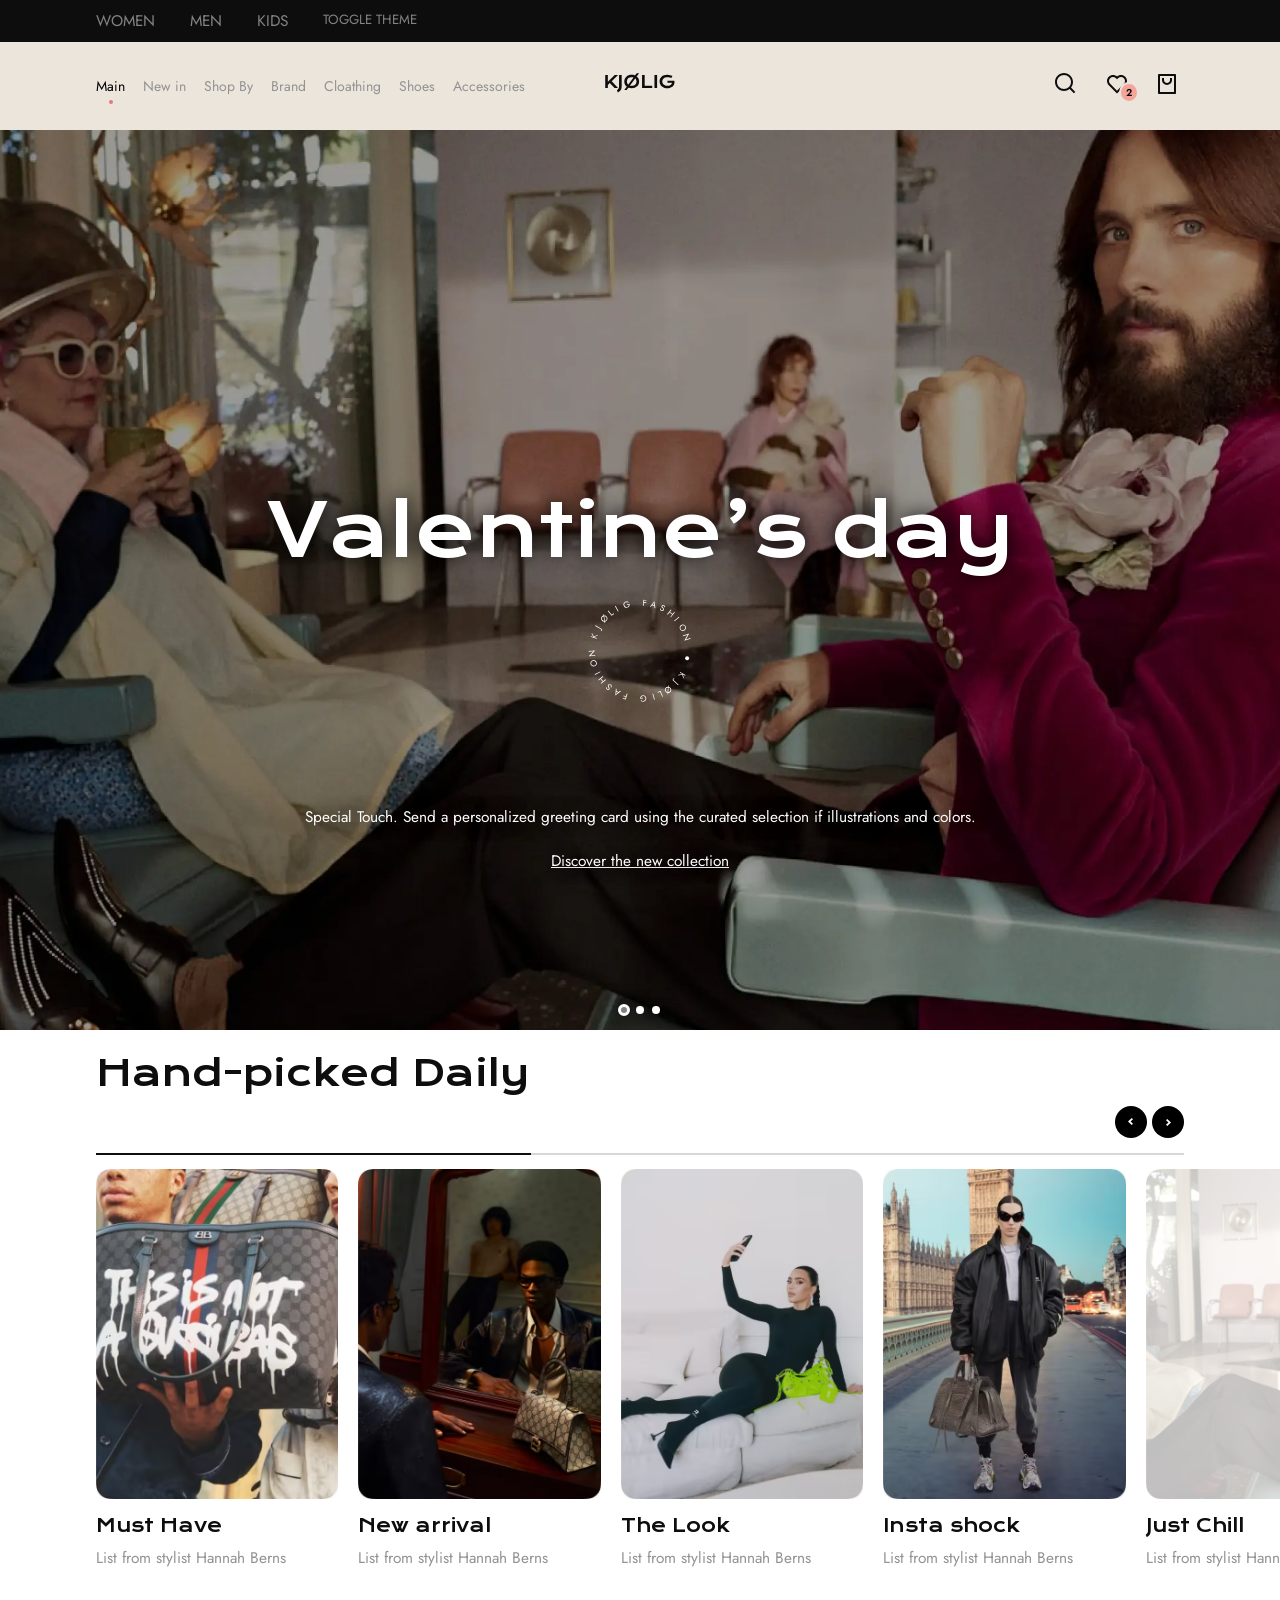
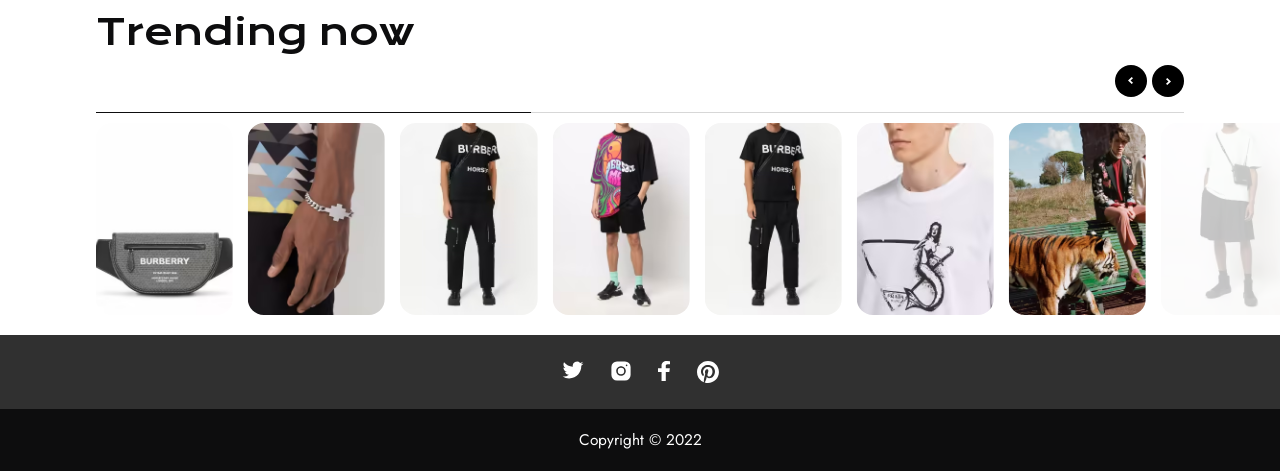
<file: Kjølig_eComm/index.html>
<!DOCTYPE html>
<html class="" lang="en">

<head>
  <meta charset="UTF-8">
  <meta http-equiv="X-UA-Compatible" content="IE=edge">
  <meta name="viewport" content="width=device-width, initial-scale=1.0">
  <!-- maximum-scale=1.0, user-scalable=0 does not allow content to be scaled on Android. -->
  <!-- Disables forced link for phone number on iOS -->
  <meta name="format-detection" content="telephone=no">

  <meta name="description" content="Kjølig e-commerce">
  <meta name="theme-color" content="#000000">
  <link rel="icon" href="./img/favicon.svg">
  <link rel="mask-icon" href="./img/favicon.svg" color="#000000">
  <!-- <link rel="apple-touch-icon" href="apple-touch-icon.png"> -->
  <!-- <link rel="manifest" href="manifest.json"> -->

  <link rel="preload" href="fonts/Jost-VariableFont_wght.woff2" as="font" crossorigin>

  <!-- SEO
    <meta name="keywords" content="keyword1,">
    <meta name="robots" content="none,noindex,nofollow,noimageindex,noarchive,nosnippet">
    <meta name="Author" content="Author">
    <meta name="Copyright" content="Copyright">
    <meta name="Address" content="Address"> 
    <! - Redirect (reload) the page. Delay in seconds; url=Site / page address ->
    <meta http-equiv="refresh" content="seconds; url = URL">

    Facebook
    <! - site localization, for the Russian-language site ru_RU ->
    <meta property="og:locale" content="ru_RU">
    <! - content type, default is article ->
    <meta property="og:type" content="article">
    <! - the title of the page that will be displayed in the post of the social network ->
    <meta property="og:title" content="META tags">
    <! - page description ->
    <meta property="og:description" content="Description of the page about META tags">
    <! - link to the image that will be published in the post ->
    <meta property="og:image" content="path">
    <! - link to the current page ->
    <meta property="og: url" content="path">
    <! - site name ->
    <meta property="og:site_name" content="Freelancer for life">

    Twitter
    <! - Map type, default is summary ->
    <meta name="twitter: card" content="summary">
    <! - Author name / login ->
    <meta name="twitter: site" content="Ivan">
    <! - Page title ->
    <meta name="twitter: title" content="META tags">
    <! - Page description ->
    <meta name="twitter: description" content="about META tags">
    <! - Link to image ->
    <meta name="twitter: image" content="path">
  -->

  <link rel="stylesheet" href="css/style.min.css">

  <!--? Use this if you want set multiple files. -->
  
  

  <title>Kjølig</title>
</head>

<body>
  <header class="header">
  <div class="header__body">
    <div class="header__top">
      <div class="header__top-container container">
        <ul>
          <li><a class='header__top-ref' href='#' target='_blank' rel='noopener noreferrer'>Women</a></li>
          <li><a class='header__top-ref' href='#' target='_blank' rel='noopener noreferrer'>Men</a></li>
          <li><a class='header__top-ref' href='#' target='_blank' rel='noopener noreferrer'>Kids</a></li>
          <li>
            <button id="themeToggler" class='header__top-ref' type='button'>Toggle theme</button>
          </li>
        </ul>
      </div>
    </div>
    <div class="header__bottom">
      <div class="header__bottom-container container">
        <nav class="header__navmenu navmenu">
          <div class="navmenu__body">
            <ul class='navmenu__list'>
              <li><a class="active" href='/' target='_blank' rel='noopener noreferrer'>Main</a></li>
              <li><a href='#' target='_blank' rel='noopener noreferrer'>New in</a></li>
              <li><a href='#' target='_blank' rel='noopener noreferrer'>Shop By</a></li>
              <li><a href='#' target='_blank' rel='noopener noreferrer'>Brand</a></li>
              <li><a href='#' target='_blank' rel='noopener noreferrer'>Cloathing</a></li>
              <li><a href='#' target='_blank' rel='noopener noreferrer'>Shoes</a></li>
              <li><a href='#' target='_blank' rel='noopener noreferrer'>Accessories</a></li>
            </ul>
          </div>
        </nav>
        <div class="header__left-menu">
          <button aria-label="burger-menu" type="button" id="burgerButton" class="header__burger burger-btn">
            <svg class="burger-btn__svg" width="25" height="30" viewBox="0 0 150 100" xmlns="http://www.w3.org/2000/svg">
              <rect class="burger-btn__rect-top" width="100%" height="10%" x="0" y="0%" fill="#fff" />
              <rect class="burger-btn__rect-center" width="60%" height="10%" x="0" y="45%" fill="#fff" />
              <rect class="burger-btn__rect-bottom" width="100%" height="10%" x="0" y="90%" fill="#fff" />
            </svg>
          </button>
          <button data-modal-link="search" type="button" aria-label="search product" class="actions__item">
            <svg width="21" height="21" viewBox="0 0 21 21" fill="none" xmlns="http://www.w3.org/2000/svg">
              <path
                d="M16.031 14.617L20.314 18.899L18.899 20.314L14.617 16.031C13.0237 17.3082 11.042 18.0029 9 18C4.032 18 0 13.968 0 9C0 4.032 4.032 0 9 0C13.968 0 18 4.032 18 9C18.0029 11.042 17.3082 13.0237 16.031 14.617ZM14.025 13.875C15.2941 12.5699 16.0029 10.8204 16 9C16 5.132 12.867 2 9 2C5.132 2 2 5.132 2 9C2 12.867 5.132 16 9 16C10.8204 16.0029 12.5699 15.2941 13.875 14.025L14.025 13.875Z"
                fill="#0D0D0E" />
            </svg>
          </button>
        </div>
        <a href="index.html" class="header__logo logo" aria-label="logo-RefToMainPage">
          <svg width="70" height="20" viewBox="0 0 70 20" fill="none" xmlns="http://www.w3.org/2000/svg">
  <path
    d="M0.226074 2.02588H2.85742V8.74121L9.70557 2.02588H13.0757L6.68408 8.21826L13.0757 15H9.57275L4.7915 10.0527L2.85742 11.9204V15H0.226074V2.02588ZM11.8721 17.1499C12.2539 16.9175 12.5804 16.674 12.8516 16.4194C13.1283 16.1649 13.3551 15.8826 13.5322 15.5728C13.7093 15.2684 13.8394 14.9281 13.9224 14.5518C14.0054 14.1699 14.0469 13.7383 14.0469 13.2568V2.02588H16.6782V12.7837C16.6782 13.3592 16.6533 13.8849 16.6035 14.3608C16.5537 14.8312 16.4707 15.2629 16.3545 15.6558C16.2438 16.0542 16.0916 16.4194 15.8979 16.7515C15.7098 17.0835 15.4746 17.3989 15.1924 17.6978C14.9157 17.9966 14.5864 18.2843 14.2046 18.561C13.8283 18.8377 13.3911 19.1172 12.8931 19.3994L11.8721 17.1499ZM31.6777 0.307617H34.0601L21.6587 17.042H19.2764L31.6777 0.307617ZM19.2847 8.47559C19.2847 7.49609 19.4645 6.59961 19.8242 5.78613C20.1839 4.97266 20.6875 4.27539 21.335 3.69434C21.988 3.10775 22.7682 2.65397 23.6758 2.33301C24.5889 2.01204 25.5988 1.85156 26.7056 1.85156C27.8068 1.85156 28.814 2.01204 29.7271 2.33301C30.6401 2.65397 31.4204 3.10775 32.0679 3.69434C32.7209 4.27539 33.2272 4.97266 33.5869 5.78613C33.9466 6.59961 34.1265 7.49609 34.1265 8.47559C34.1265 9.46061 33.9466 10.3654 33.5869 11.1899C33.2272 12.009 32.7209 12.7145 32.0679 13.3066C31.4204 13.8988 30.6401 14.3608 29.7271 14.6929C28.814 15.0194 27.8068 15.1826 26.7056 15.1826C25.5988 15.1826 24.5889 15.0194 23.6758 14.6929C22.7682 14.3608 21.988 13.8988 21.335 13.3066C20.6875 12.7145 20.1839 12.009 19.8242 11.1899C19.4645 10.3654 19.2847 9.46061 19.2847 8.47559ZM21.916 8.47559C21.916 9.14518 22.035 9.74837 22.2729 10.2852C22.5164 10.8219 22.8512 11.2812 23.2773 11.6631C23.709 12.0394 24.2153 12.3299 24.7964 12.5347C25.383 12.7394 26.0194 12.8418 26.7056 12.8418C27.3918 12.8418 28.0254 12.7394 28.6064 12.5347C29.193 12.3299 29.6994 12.0394 30.1255 11.6631C30.5516 11.2812 30.8864 10.8219 31.1299 10.2852C31.3734 9.74837 31.4951 9.14518 31.4951 8.47559C31.4951 7.80599 31.3734 7.20557 31.1299 6.67432C30.8864 6.14307 30.5516 5.69482 30.1255 5.32959C29.6994 4.95882 29.193 4.6766 28.6064 4.48291C28.0254 4.28923 27.3918 4.19238 26.7056 4.19238C26.0194 4.19238 25.383 4.28923 24.7964 4.48291C24.2153 4.6766 23.709 4.95882 23.2773 5.32959C22.8512 5.69482 22.5164 6.14307 22.2729 6.67432C22.035 7.20557 21.916 7.80599 21.916 8.47559ZM37.0483 2.02588H39.6797V12.6924H47.2251V15H37.0483V2.02588ZM49.4497 2.02588H52.0977V15H49.4497V2.02588ZM54.5713 8.39258C54.5713 7.47949 54.7428 6.62728 55.0859 5.83594C55.429 5.03906 55.9299 4.34733 56.5884 3.76074C57.2469 3.17415 58.0549 2.71208 59.0122 2.37451C59.9751 2.03695 61.0763 1.86816 62.3159 1.86816C62.7642 1.86816 63.2124 1.89307 63.6606 1.94287C64.1144 1.98714 64.5599 2.05908 64.9971 2.15869C65.4398 2.2583 65.8687 2.38558 66.2837 2.54053C66.7043 2.68994 67.1027 2.86979 67.479 3.08008L66.2671 5.07227C66.0402 4.93945 65.7829 4.82048 65.4951 4.71533C65.2074 4.60465 64.8975 4.51335 64.5654 4.44141C64.2389 4.36393 63.8986 4.30583 63.5444 4.26709C63.1958 4.22835 62.8444 4.20898 62.4902 4.20898C61.6712 4.20898 60.9408 4.31413 60.2988 4.52441C59.6569 4.72917 59.1146 5.01969 58.6719 5.396C58.2292 5.76676 57.8916 6.21224 57.6592 6.73242C57.4268 7.2526 57.3105 7.82259 57.3105 8.44238C57.3105 9.08431 57.4323 9.67367 57.6758 10.2104C57.9193 10.7472 58.2651 11.2093 58.7134 11.5967C59.1616 11.984 59.7039 12.2884 60.3403 12.5098C60.9767 12.7256 61.6878 12.8335 62.4736 12.8335C63.099 12.8335 63.6717 12.7643 64.1919 12.626C64.7121 12.4821 65.1659 12.2801 65.5532 12.02C65.9406 11.7599 66.256 11.4473 66.4995 11.082C66.743 10.7113 66.9035 10.2962 66.981 9.83691H62.4487V7.67041H69.3467V7.67871L69.355 7.67041C69.4933 8.33447 69.5348 8.98193 69.4795 9.61279C69.4297 10.2381 69.2858 10.8302 69.0479 11.3892C68.8154 11.9425 68.4945 12.4517 68.085 12.9165C67.6755 13.3813 67.1857 13.7826 66.6157 14.1201C66.0457 14.4521 65.3983 14.7122 64.6733 14.9004C63.9484 15.083 63.1543 15.1743 62.291 15.1743C61.0846 15.1743 60.0028 14.9972 59.0454 14.6431C58.0936 14.2889 57.2856 13.8047 56.6216 13.1904C55.9575 12.5762 55.4484 11.8568 55.0942 11.0322C54.7456 10.2077 54.5713 9.3278 54.5713 8.39258Z"
    fill="#000" />
</svg>
        </a>
        <div class="header__actions actions">
          <button data-modal-link="search" type="button" aria-label="search product" class="actions__item actions__search">
            <svg width="21" height="21" viewBox="0 0 21 21" fill="none" xmlns="http://www.w3.org/2000/svg">
              <path
                d="M16.031 14.617L20.314 18.899L18.899 20.314L14.617 16.031C13.0237 17.3082 11.042 18.0029 9 18C4.032 18 0 13.968 0 9C0 4.032 4.032 0 9 0C13.968 0 18 4.032 18 9C18.0029 11.042 17.3082 13.0237 16.031 14.617ZM14.025 13.875C15.2941 12.5699 16.0029 10.8204 16 9C16 5.132 12.867 2 9 2C5.132 2 2 5.132 2 9C2 12.867 5.132 16 9 16C10.8204 16.0029 12.5699 15.2941 13.875 14.025L14.025 13.875Z"
                fill="#0D0D0E" />
            </svg>
          </button>
          <button type="button" id="favorites" aria-label="favorites" class="actions__item actions__favorites submenu-open-button">
            <svg width="20" height="19" viewBox="0 0 20 19" fill="none" xmlns="http://www.w3.org/2000/svg">
              <path
                d="M10.001 1.52898C12.35 -0.58002 15.98 -0.51002 18.243 1.75698C20.505 4.02498 20.583 7.63698 18.479 9.99298L9.99901 18.485L1.52101 9.99298C-0.582994 7.63698 -0.503994 4.01898 1.75701 1.75698C4.02201 -0.50702 7.64501 -0.58302 10.001 1.52898ZM16.827 3.16998C15.327 1.66798 12.907 1.60698 11.337 3.01698L10.002 4.21498L8.66601 3.01798C7.09101 1.60598 4.67601 1.66798 3.17201 3.17198C1.68201 4.66198 1.60701 7.04698 2.98001 8.62298L10 15.654L17.02 8.62398C18.394 7.04698 18.319 4.66498 16.827 3.16998Z"
                fill="#0D0D0E" />
            </svg>

            <ul id="favoritesMenu" class="submenu submenu_to-left">
              <li><article class="product">
  <a href="#" class="product__body">
    <div class="product__image">
<picture><source srcset="img/content/card-mini5.avif" type="image/avif"><source srcset="img/content/card-mini5.webp" type="image/webp"><img src="img/content/card-mini5.jpg" loading='lazy' alt='product1' width=50 height=50></picture>
    </div>
    <div class="product__content">
      <span class="product__title">ProductName</span>
      <span class="product__price">10₽</span>
    </div>
  </a>
</article></li>
              <li><article class="product">
  <a href="#" class="product__body">
    <div class="product__image">
<picture><source srcset="img/content/card-mini5.avif" type="image/avif"><source srcset="img/content/card-mini5.webp" type="image/webp"><img src="img/content/card-mini5.jpg" loading='lazy' alt='product1' width=50 height=50></picture>
    </div>
    <div class="product__content">
      <span class="product__title">ProductName</span>
      <span class="product__price">10₽</span>
    </div>
  </a>
</article></li>
            </ul>
            <div class="actions__counter active">2</div>
          </button>
          <button type="button" id="card" aria-label="your cart" class="actions__item submenu-open-button">
            <svg width="18" height="20" viewBox="0 0 18 20" fill="none" xmlns="http://www.w3.org/2000/svg">
              <path
                d="M17 20H1C0.734784 20 0.48043 19.8946 0.292893 19.7071C0.105357 19.5196 0 19.2652 0 19V1C0 0.734784 0.105357 0.48043 0.292893 0.292893C0.48043 0.105357 0.734784 0 1 0H17C17.2652 0 17.5196 0.105357 17.7071 0.292893C17.8946 0.48043 18 0.734784 18 1V19C18 19.2652 17.8946 19.5196 17.7071 19.7071C17.5196 19.8946 17.2652 20 17 20ZM16 18V2H2V18H16ZM6 4V6C6 6.79565 6.31607 7.55871 6.87868 8.12132C7.44129 8.68393 8.20435 9 9 9C9.79565 9 10.5587 8.68393 11.1213 8.12132C11.6839 7.55871 12 6.79565 12 6V4H14V6C14 7.32608 13.4732 8.59785 12.5355 9.53553C11.5979 10.4732 10.3261 11 9 11C7.67392 11 6.40215 10.4732 5.46447 9.53553C4.52678 8.59785 4 7.32608 4 6V4H6Z"
                fill="#0D0D0E" />
            </svg>

            <ul id="cardMenu" class="submenu submenu_to-left">
              <li><article class="product">
  <a href="#" class="product__body">
    <div class="product__image">
<picture><source srcset="img/content/card-mini5.avif" type="image/avif"><source srcset="img/content/card-mini5.webp" type="image/webp"><img src="img/content/card-mini5.jpg" loading='lazy' alt='product1' width=50 height=50></picture>
    </div>
    <div class="product__content">
      <span class="product__title">ProductName</span>
      <span class="product__price">10₽</span>
    </div>
  </a>
</article></li>
            </ul>
          </button>
        </div>
      </div>


      <nav class="fullscreen-navmenu">
        <div class="fullscreen-navmenu__body">
          <ul>
            <li><a class="fs-element" href='/' target='_blank' rel='noopener noreferrer'>Main</a></li>
            <li><a class="fs-element" href='#' target='_blank' rel='noopener noreferrer'>New in</a></li>
            <li><a class="fs-element" href='#' target='_blank' rel='noopener noreferrer'>Shop By</a></li>
            <li><a class="fs-element" href='#' target='_blank' rel='noopener noreferrer'>Brand</a></li>
            <li><a class="fs-element" href='#' target='_blank' rel='noopener noreferrer'>Cloathing</a></li>
            <li><a class="fs-element" href='#' target='_blank' rel='noopener noreferrer'>Shoes</a></li>
            <li><a class="fs-element" href='#' target='_blank' rel='noopener noreferrer'>Accessories</a></li>
          </ul>
        </div>
      </nav>
    </div>
  </div>
</header>

  <main class="main">
    <div class="main__body">
      <section class="fullscreen">
        <h1 hidden>Your title for searchers</h1>
        <div class="fullscreen__body">
          <div class='fullscreen__slider swiper'>
            <div class='swiper-wrapper'>
              <div class='swiper-slide fullscreen-slide' style="background-image: url(./img/content/hero.webp);">
                <div class="fullscreen-slide__body container">
                  <h2 class="fullscreen-slide__title">Valentine’s day</h2>
                  <div class="fullscreen-slide__decor">
                    <img src="img/text-circle.svg" alt='' width=110 height=110>
                  </div>
                  <p class="fullscreen-slide__text">
                    Special Touch. Send a personalized greeting card using the curated selection if illustrations and colors.
                    <br><br>
                    <a class="fullscreen-slide__text-ref" href='#' target='_blank' rel='noopener noreferrer'>Discover the new collection</a>
                  </p>
                </div>
              </div>
              <div class='swiper-slide fullscreen-slide' style="background-image: url(./img/content/hero2.webp);">
                <div class="fullscreen-slide__body container">
                  <h1 class="fullscreen-slide__title">Defender of the Fatherland day</h1>
                  <div class="fullscreen-slide__decor">
                    <img src="img/text-circle.svg" alt='' width=110 height=110>
                  </div>
                  <p class="fullscreen-slide__text">
                    Special Touch. Send a personalized greeting card using the curated selection if illustrations and colors.
                    <br><br>
                    <a class="fullscreen-slide__text-ref" href='#' target='_blank' rel='noopener noreferrer'>Discover the new collection</a>
                  </p>
                </div>
              </div>
              <div class='swiper-slide fullscreen-slide' style="background-image: url(./img/content/hero3.webp);">
                <div class="fullscreen-slide__body container">
                  <h1 class="fullscreen-slide__title">Marvel guardians day</h1>
                  <div class="fullscreen-slide__decor">
                    <img src="img/text-circle.svg" alt='' width=110 height=110>
                  </div>
                  <p class="fullscreen-slide__text">
                    Special Touch. Send a personalized greeting card using the curated selection if illustrations and colors.
                    <br><br>
                    <a class="fullscreen-slide__text-ref" href='#' target='_blank' rel='noopener noreferrer'>Discover the new collection</a>
                  </p>
                </div>
              </div>
            </div>
          </div>
        </div>
        <div class='swiper-pagination fullscreen__pag'></div>
      </section>
      <section class='slider block'>
        <div class='slider__body container'>
          <h2 tabindex='0' class='slider__title title'>Hand-picked Daily</h2>
          <div class="slider__control">
            <button class='slider__prev' id="sliderPrev1">
              <svg width="32" height="32" viewBox="0 0 32 32" fill="none" xmlns="http://www.w3.org/2000/svg">
                <rect x="32" y="32" width="32" height="32" rx="16" transform="rotate(-180 32 32)" fill="#0D0D0E" />
                <path d="M15.4996 15.5L18 17.8328L16.7502 19L13 15.5L16.7502 12L18 13.1672L15.4996 15.5Z" fill="white" />
              </svg>
            </button>
            <button class='slider__next' id="sliderNext1">
              <svg width="32" height="32" viewBox="0 0 32 32" fill="none" xmlns="http://www.w3.org/2000/svg">
                <rect width="32" height="32" rx="16" fill="#0D0D0E" />
                <path d="M16.5004 16.5L14 14.1672L15.2498 13L19 16.5L15.2498 20L14 18.8328L16.5004 16.5Z" fill="white" />
              </svg>
            </button>
          </div>
          <div class="decor-line">
            <div class="decor-line__subline"></div>
          </div>
          <div class="slider__slider-wrapper">
            <div class='swiper slider__slider-element' id="slider1">
              <div class='swiper-wrapper'>
                <div class='swiper-slide slider__slide'>
                  <a href="#" class="collection-card">
                    <div class="collection-card__body">
                      <div class="collection-card__image adaptive-image">
<picture><source srcset="img/content/card1img.avif" type="image/avif"><source srcset="img/content/card1img.webp" type="image/webp"><img src="img/content/card1img.jpg" loading='lazy' alt='Must Have' width=264 height=360></picture>
                      </div>
                      <span class="collection-card__title">Must Have</span>
                      <p class="collection-card__about">List from stylist Hannah Berns</p>
                    </div>
                  </a>
                </div>
                <div class='swiper-slide slider__slide'>
                  <a href="#" class="collection-card">
                    <div class="collection-card__body">
                      <div class="collection-card__image adaptive-image">
<picture><source srcset="img/content/card2.avif" type="image/avif"><source srcset="img/content/card2.webp" type="image/webp"><img src="img/content/card2.jpg" loading='lazy' alt='New arrival' width=264 height=360></picture>
                      </div>
                      <span class="collection-card__title">New arrival</span>
                      <p class="collection-card__about">List from stylist Hannah Berns</p>
                    </div>
                  </a>
                </div>
                <div class='swiper-slide slider__slide'>
                  <a href="#" class="collection-card">
                    <div class="collection-card__body">
                      <div class="collection-card__image adaptive-image">
<picture><source srcset="img/content/card3.avif" type="image/avif"><source srcset="img/content/card3.webp" type="image/webp"><img src="img/content/card3.jpg" loading='lazy' alt='The Look' width=264 height=360></picture>
                      </div>
                      <span class="collection-card__title">The Look</span>
                      <p class="collection-card__about">List from stylist Hannah Berns</p>
                    </div>
                  </a>
                </div>
                <div class='swiper-slide slider__slide'>
                  <a href="#" class="collection-card">
                    <div class="collection-card__body">
                      <div class="collection-card__image adaptive-image">
<picture><source srcset="img/content/card4.avif" type="image/avif"><source srcset="img/content/card4.webp" type="image/webp"><img src="img/content/card4.jpg" loading='lazy' alt='Insta shock' width=264 height=360></picture>
                      </div>
                      <span class="collection-card__title">Insta shock</span>
                      <p class="collection-card__about">List from stylist Hannah Berns</p>
                    </div>
                  </a>
                </div>
                <div class='swiper-slide slider__slide'>
                  <a href="#" class="collection-card">
                    <div class="collection-card__body">
                      <div class="collection-card__image adaptive-image">
<picture><source srcset="img/content/card5.avif" type="image/avif"><source srcset="img/content/card5.webp" type="image/webp"><img src="img/content/card5.jpg" loading='lazy' alt='Just Chill' width=264 height=360></picture>
                      </div>
                      <span class="collection-card__title">Just Chill</span>
                      <p class="collection-card__about">List from stylist Hannah Berns</p>
                    </div>
                  </a>
                </div>
                <div class='swiper-slide slider__slide'>
                  <a href="#" class="collection-card">
                    <div class="collection-card__body">
                      <div class="collection-card__image adaptive-image">
<picture><source srcset="img/content/card5.avif" type="image/avif"><source srcset="img/content/card5.webp" type="image/webp"><img src="img/content/card5.jpg" loading='lazy' alt='Just Chill' width=264 height=360></picture>
                      </div>
                      <span class="collection-card__title">Just Chill</span>
                      <p class="collection-card__about">List from stylist Hannah Berns</p>
                    </div>
                  </a>
                </div>
              </div>
            </div>
          </div>
        </div>
      </section>
      <section class='slider slider_mini-cards block'>
        <div class='slider__body container'>
          <h2 tabindex='0' class='slider__title title'>Trending now</h2>
          <div class="slider__control">
            <button class='slider__prev' id="sliderPrev2">
              <svg width="32" height="32" viewBox="0 0 32 32" fill="none" xmlns="http://www.w3.org/2000/svg">
                <rect x="32" y="32" width="32" height="32" rx="16" transform="rotate(-180 32 32)" fill="#0D0D0E" />
                <path d="M15.4996 15.5L18 17.8328L16.7502 19L13 15.5L16.7502 12L18 13.1672L15.4996 15.5Z" fill="white" />
              </svg>
            </button>
            <button class='slider__next' id="sliderNext2">
              <svg width="32" height="32" viewBox="0 0 32 32" fill="none" xmlns="http://www.w3.org/2000/svg">
                <rect width="32" height="32" rx="16" fill="#0D0D0E" />
                <path d="M16.5004 16.5L14 14.1672L15.2498 13L19 16.5L15.2498 20L14 18.8328L16.5004 16.5Z" fill="white" />
              </svg>
            </button>
          </div>
          <div class="decor-line">
            <div class="decor-line__subline"></div>
          </div>
          <div class="slider__slider-wrapper">
            <div class='swiper slider__slider-element' id="slider2">
              <div class='swiper-wrapper'>
                <div class='swiper-slide slider__slide'>
                  <a href="#" class="collection-card collection-card_mini">
                    <div class="collection-card__body">
                      <div class="collection-card__image adaptive-image">
<picture><source srcset="img/content/card-mini1.avif" type="image/avif"><source srcset="img/content/card-mini1.webp" type="image/webp"><img src="img/content/card-mini1.jpg" loading='lazy' alt='' width=158 height=200></picture>
                      </div>
                    </div>
                  </a>
                </div>
                <div class='swiper-slide slider__slide'>
                  <a href="#" class="collection-card collection-card_mini">
                    <div class="collection-card__body">
                      <div class="collection-card__image adaptive-image">
<picture><source srcset="img/content/card-mini2.avif" type="image/avif"><source srcset="img/content/card-mini2.webp" type="image/webp"><img src="img/content/card-mini2.jpg" loading='lazy' alt='' width=158 height=200></picture>
                      </div>
                    </div>
                  </a>
                </div>
                <div class='swiper-slide slider__slide'>
                  <a href="#" class="collection-card collection-card_mini">
                    <div class="collection-card__body">
                      <div class="collection-card__image adaptive-image">
<picture><source srcset="img/content/card-mini3.avif" type="image/avif"><source srcset="img/content/card-mini3.webp" type="image/webp"><img src="img/content/card-mini3.jpg" loading='lazy' alt='' width=158 height=200></picture>
                      </div>
                    </div>
                  </a>
                </div>
                <div class='swiper-slide slider__slide'>
                  <a href="#" class="collection-card collection-card_mini">
                    <div class="collection-card__body">
                      <div class="collection-card__image adaptive-image">
<picture><source srcset="img/content/card-mini4.avif" type="image/avif"><source srcset="img/content/card-mini4.webp" type="image/webp"><img src="img/content/card-mini4.jpg" loading='lazy' alt='' width=158 height=200></picture>
                      </div>
                    </div>
                  </a>
                </div>
                <div class='swiper-slide slider__slide'>
                  <a href="#" class="collection-card collection-card_mini">
                    <div class="collection-card__body">
                      <div class="collection-card__image adaptive-image">
<picture><source srcset="img/content/card-mini5.avif" type="image/avif"><source srcset="img/content/card-mini5.webp" type="image/webp"><img src="img/content/card-mini5.jpg" loading='lazy' alt='' width=158 height=200></picture>
                      </div>
                    </div>
                  </a>
                </div>
                <div class='swiper-slide slider__slide'>
                  <a href="#" class="collection-card collection-card_mini">
                    <div class="collection-card__body">
                      <div class="collection-card__image adaptive-image">
<picture><source srcset="img/content/card-mini6.avif" type="image/avif"><source srcset="img/content/card-mini6.webp" type="image/webp"><img src="img/content/card-mini6.jpg" loading='lazy' alt='' width=158 height=200></picture>
                      </div>
                    </div>
                  </a>
                </div>
                <div class='swiper-slide slider__slide'>
                  <a href="#" class="collection-card collection-card_mini">
                    <div class="collection-card__body">
                      <div class="collection-card__image adaptive-image">
<picture><source srcset="img/content/card-mini7.avif" type="image/avif"><source srcset="img/content/card-mini7.webp" type="image/webp"><img src="img/content/card-mini7.jpg" loading='lazy' alt='' width=158 height=200></picture>
                      </div>
                    </div>
                  </a>
                </div>
                <div class='swiper-slide slider__slide'>
                  <a href="#" class="collection-card collection-card_mini">
                    <div class="collection-card__body">
                      <div class="collection-card__image adaptive-image">
<picture><source srcset="img/content/card-mini8.avif" type="image/avif"><source srcset="img/content/card-mini8.webp" type="image/webp"><img src="img/content/card-mini8.jpg" loading='lazy' alt='' width=158 height=200></picture>
                      </div>
                    </div>
                  </a>
                </div>
              </div>
            </div>
          </div>
        </div>
      </section>
    </div>
  </main>
  <section id="search" class="modal-window">
    <div class="modal-window__body">
      <div class="modal-window__content">
        <form class="searchbar">
          <input id="searchInput" class="searchbar__input" type="search" placeholder="input" required="Name of product...">
          <button aria-label="search" class="searchbar__submit" type="submit">
            <img src="img/header/loupe.svg" alt="search">
          </button>
        </form>
      </div>
    </div>
  </section>

  <footer class="footer">
  <div class="footer__body">
    <div class="footer__top">
      <div class="footer__socials">
        <a href="#" class="footer__social-item">
          <img src="img/footer/twitter.svg" loading='lazy' alt='twitter'>
        </a>
        <a href="#" class="footer__social-item">
          <img src="img/footer/inst.svg" loading='lazy' alt='instagramm'>
        </a>
        <a href="#" class="footer__social-item">
          <img src="img/footer/facebook.svg" loading='lazy' alt='facebook'>
        </a>
        <a href="#" class="footer__social-item">
          <img src="img/footer/pinterest.svg" loading='lazy' alt='pinterest'>
        </a>
      </div>
    </div>
    <div class="footer__bottom">
      <span class="footer__copyright">Copyright © 2022</span>
    </div>
  </div>
</footer>
</body>


<script type="module" src="scripts/script.js"></script>


<!-- Swiper -->
<script type="module" src="scripts/sliders.js"></script>
<link rel="stylesheet" href="css/swiper-bundle.min.css">
<script src="scripts/swiper-bundle.min.js"></script>




</html>

<!-- 
  Made in Russia, with ❤, by Ivan Ulyanov. 
-->
</file>
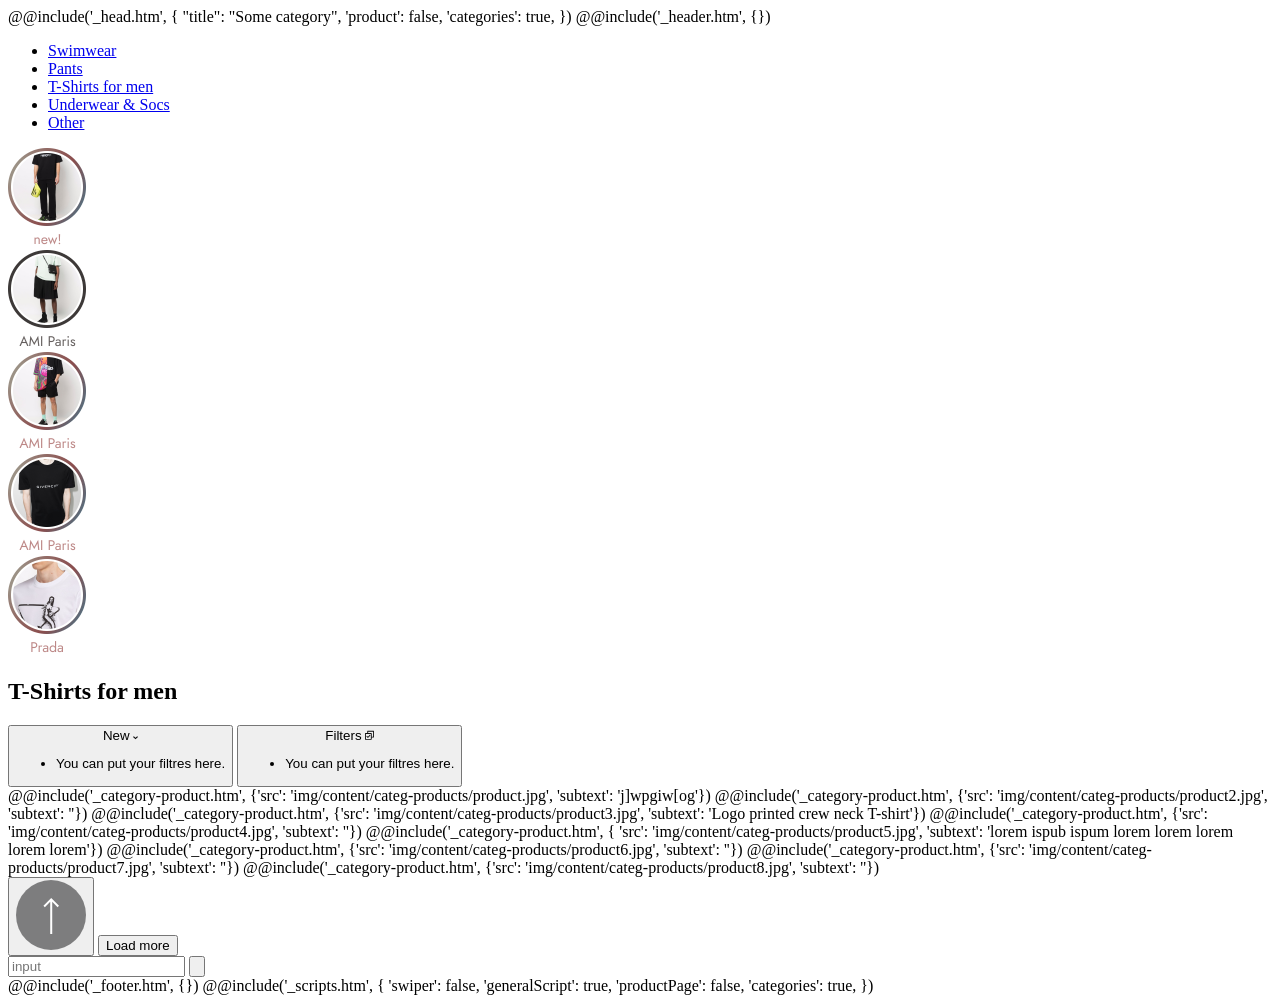
<file: #src/category.html>
<!DOCTYPE html>
<html class="" lang="en">

@@include('_head.htm', {
"title": "Some category",
'product': false,
'categories': true,
})

<body>
  @@include('_header.htm', {})

  <main class="main">
    <div class="main__body">
      <section class='categories-row'>
        <div class='categories-row__body container'>
          <ul class="categories-row__list">
            <li class="categories-row__li">
              <a href='#' class="categories-row__element" target='_blank' rel='noopener noreferrer'>
                Swimwear
              </a>
            </li>
            <li class="categories-row__li">
              <a href='#' class="categories-row__element" target='_blank' rel='noopener noreferrer'>
                Pants
              </a>
            </li>
            <li class="categories-row__li">
              <a href='#' class="categories-row__element active" target='_blank' rel='noopener noreferrer'>
                T-Shirts for men
              </a>
            </li>
            <li class="categories-row__li">
              <a href='#' class="categories-row__element" target='_blank' rel='noopener noreferrer'>
                Underwear & Socs
              </a>
            </li>
            <li class="categories-row__li">
              <a href='#' class="categories-row__element" target='_blank' rel='noopener noreferrer'>
                Other
              </a>
            </li>
          </ul>
        </div>
      </section>
      <section class='stories block'>
        <div class='stories__body container'>
          <!-- Use https://flyvi.io for correct work with stories. 
              Below you can see examples. -->
          <article class="stories__story">
            <img src="img/content/storiesExample/storie.png" loading='lazy' alt='story' width=78 height=98>
          </article>
          <article class="stories__story">
            <img src="img/content/storiesExample/storie2.png" loading='lazy' alt='story' width=78 height=98>
          </article>
          <article class="stories__story">
            <img src="img/content/storiesExample/storie3.png" loading='lazy' alt='story' width=78 height=98>
          </article>
          <article class="stories__story">
            <img src="img/content/storiesExample/storie4.png" loading='lazy' alt='story' width=78 height=98>
          </article>
          <article class="stories__story">
            <img src="img/content/storiesExample/storie5.png" loading='lazy' alt='story' width=78 height=98>
          </article>
        </div>
      </section>
      <section class='products block'>
        <div class='products__body container'>
          <h1 tabindex='0' class='products__title title'>T-Shirts for men</h1>
          <div class="products__actions">
            <button class='products__button products__new submenu-open-button' type='button'>New
              <svg width="5" height="4" viewBox="0 0 5 4" fill="none" xmlns="http://www.w3.org/2000/svg">
                <path d="M2.5 1.86025L4.16627 0.359985L5 1.10985L2.5 3.35999L-9.83564e-08 1.10985L0.833726 0.359986L2.5 1.86025Z" fill="#0D0D0E" />
              </svg>

              <ul id="newMenu" class="submenu submenu_to-right">
                <li>You can put your filtres here.</li>
              </ul>
            </button>
            <button class='products__button products__filters submenu-open-button' type='button'>Filters
              <svg width="9" height="10" viewBox="0 0 9 10" fill="none" xmlns="http://www.w3.org/2000/svg">
                <path
                  d="M2.25 3.05933V1.25933C2.25 1.13998 2.29741 1.02552 2.3818 0.941128C2.46619 0.856737 2.58065 0.809326 2.7 0.809326H8.55C8.66935 0.809326 8.78381 0.856737 8.8682 0.941128C8.95259 1.02552 9 1.13998 9 1.25933V7.10933C9 7.22867 8.95259 7.34313 8.8682 7.42752C8.78381 7.51192 8.66935 7.55933 8.55 7.55933H6.75V9.35618C6.75 9.60638 6.54795 9.80933 6.29685 9.80933H0.45315C0.393625 9.80939 0.334673 9.7977 0.279667 9.77495C0.224662 9.7522 0.174683 9.71882 0.132593 9.67673C0.0905021 9.63464 0.0571255 9.58466 0.0343736 9.52966C0.0116216 9.47465 -5.89757e-05 9.4157 2.23902e-07 9.35618L0.00135023 3.51248C0.00135023 3.26228 0.2034 3.05933 0.4545 3.05933H2.25ZM3.15 3.05933H6.29685C6.54705 3.05933 6.75 3.26138 6.75 3.51248V6.65933H8.1V1.70933H3.15V3.05933ZM5.85 3.95933H0.90135L0.9 8.90933H5.85V3.95933ZM2.92635 8.00933L1.33515 6.41813L1.97145 5.78183L2.92635 6.73673L4.83525 4.82738L5.47155 5.46368L2.92635 8.00933Z"
                  fill="#0D0D0E" />
              </svg>

              <ul id="filtersMenu" class="submenu submenu_to-left">
                <li>You can put your filtres here.</li>
              </ul>
            </button>
          </div>
          <div class="products__content">
            @@include('_category-product.htm',
            {'src': 'img/content/categ-products/product.jpg', 'subtext': 'j]wpgiw[og'})
            @@include('_category-product.htm',
            {'src': 'img/content/categ-products/product2.jpg', 'subtext': ''})
            @@include('_category-product.htm',
            {'src': 'img/content/categ-products/product3.jpg', 'subtext': 'Logo printed crew neck T-shirt'})
            @@include('_category-product.htm',
            {'src': 'img/content/categ-products/product4.jpg', 'subtext': ''})
            @@include('_category-product.htm', {
            'src': 'img/content/categ-products/product5.jpg', 'subtext': 'lorem ispub ispum lorem lorem lorem lorem lorem'})
            @@include('_category-product.htm',
            {'src': 'img/content/categ-products/product6.jpg', 'subtext': ''})
            @@include('_category-product.htm',
            {'src': 'img/content/categ-products/product7.jpg', 'subtext': ''})
            @@include('_category-product.htm',
            {'src': 'img/content/categ-products/product8.jpg', 'subtext': ''})
          </div>
          <div class="products__footer">
            <button id="toTop" class='products__to-top-btn' aria-label='to top of page' type='button'>
              <svg width="70" height="70" viewBox="0 0 70 70" fill="none" xmlns="http://www.w3.org/2000/svg">
                <circle cx="35" cy="35" r="35" fill="#0D0D0E" fill-opacity="0.5" />
                <path
                  d="M36.222 21.828L36.222 54L34.222 54L34.222 21.828L28.858 27.192L27.444 25.778L35.222 18L43 25.778L41.586 27.192L36.222 21.828Z"
                  fill="#fff" />
                <defs>
                  <filter id="filter0_b_11_525" x="-30" y="-30" width="130" height="130" filterUnits="userSpaceOnUse"
                    color-interpolation-filters="sRGB">
                    <feFlood flood-opacity="0" result="BackgroundImageFix" />
                    <feGaussianBlur in="BackgroundImage" stdDeviation="15" />
                    <feComposite in2="SourceAlpha" operator="in" result="effect1_backgroundBlur_11_525" />
                    <feBlend mode="normal" in="SourceGraphic" in2="effect1_backgroundBlur_11_525" result="shape" />
                  </filter>
                </defs>
              </svg>
            </button>
            <button class='products__load' type='button'>Load more</button>
          </div>
        </div>
      </section>
    </div>
  </main>
  <section id="search" class="modal-window">
    <div class="modal-window__body">
      <div class="modal-window__content">
        <form class="searchbar">
          <input id="searchInput" class="searchbar__input" type="search" placeholder="input" required="Name of product...">
          <button aria-label="search" class="searchbar__submit" type="submit">
            <img src="img/header/loupe.svg" alt="search">
          </button>
        </form>
      </div>
    </div>
  </section>

  @@include('_footer.htm', {})
</body>

@@include('_scripts.htm', {
'swiper': false,
'generalScript': true,
'productPage': false,
'categories': true,
})

</html>

<!-- 
  Made in Russia, with ❤, by Ivan Ulyanov. 
-->
</file>
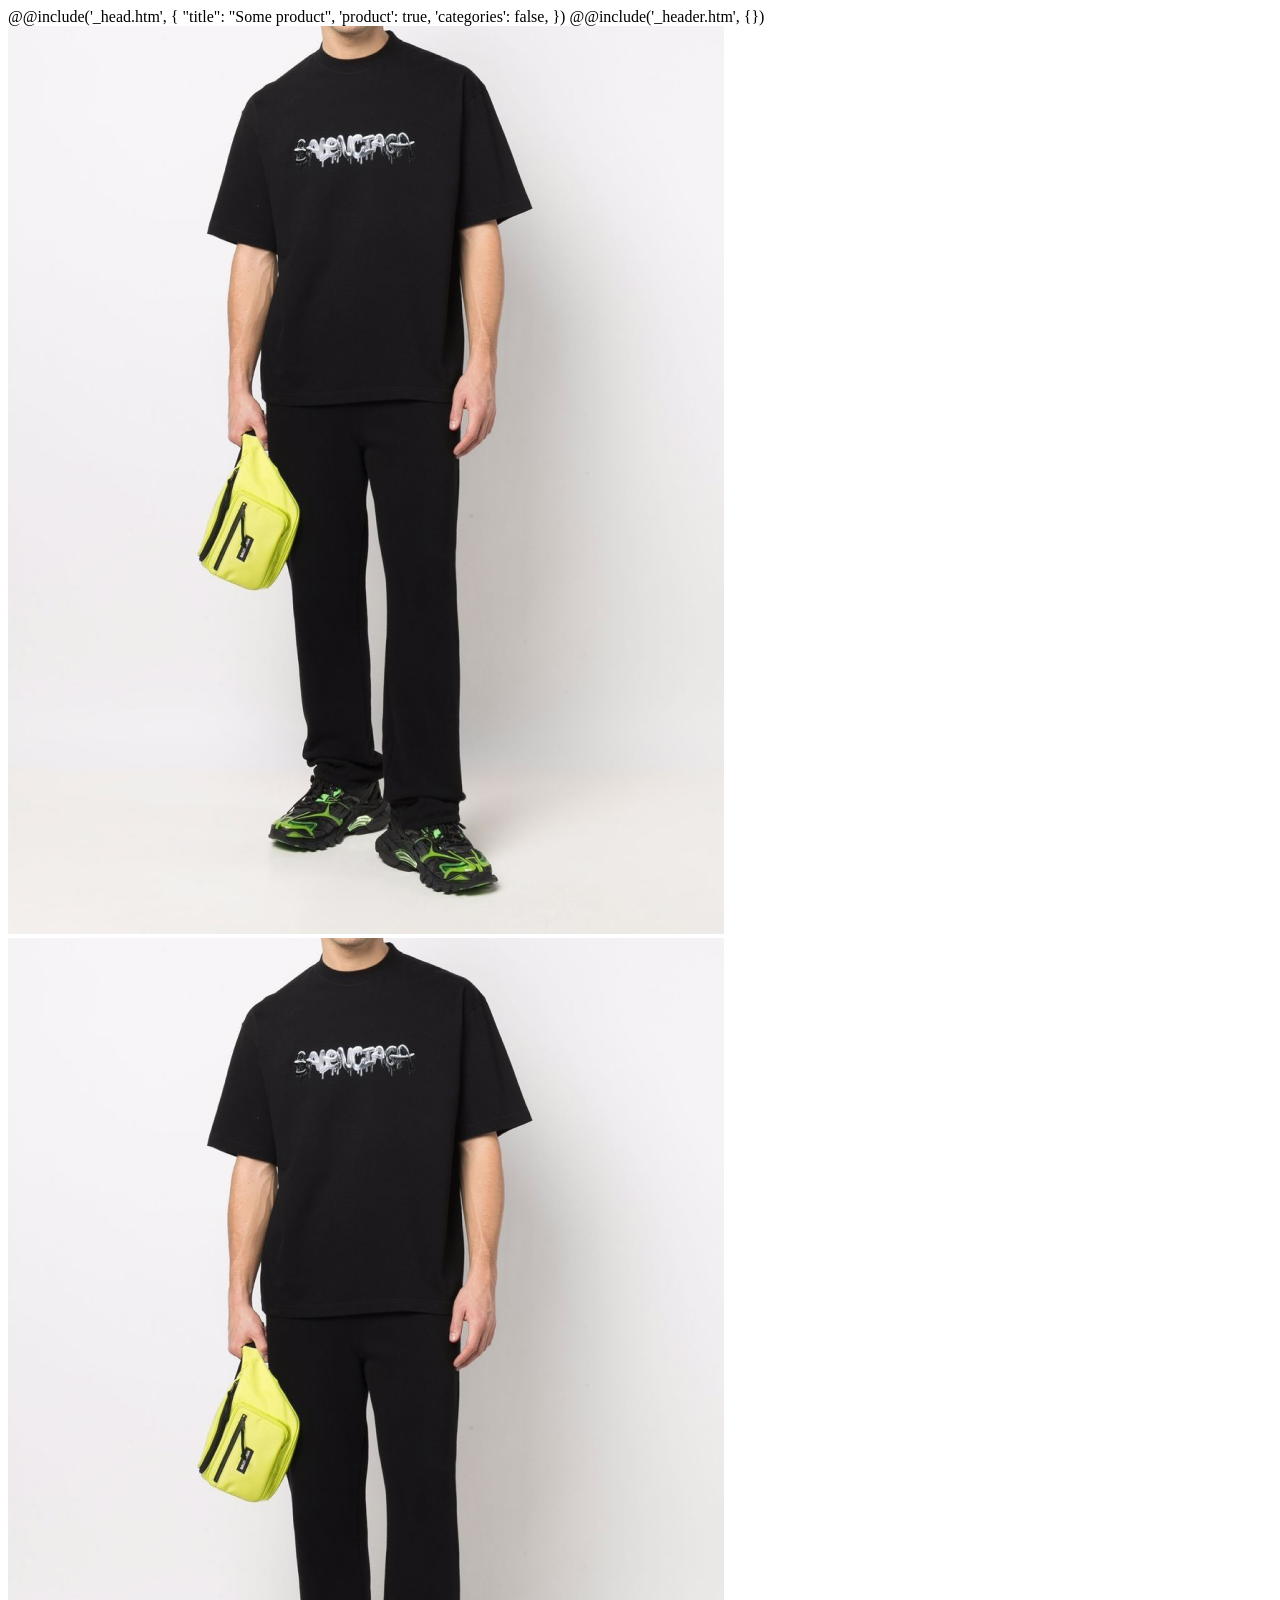
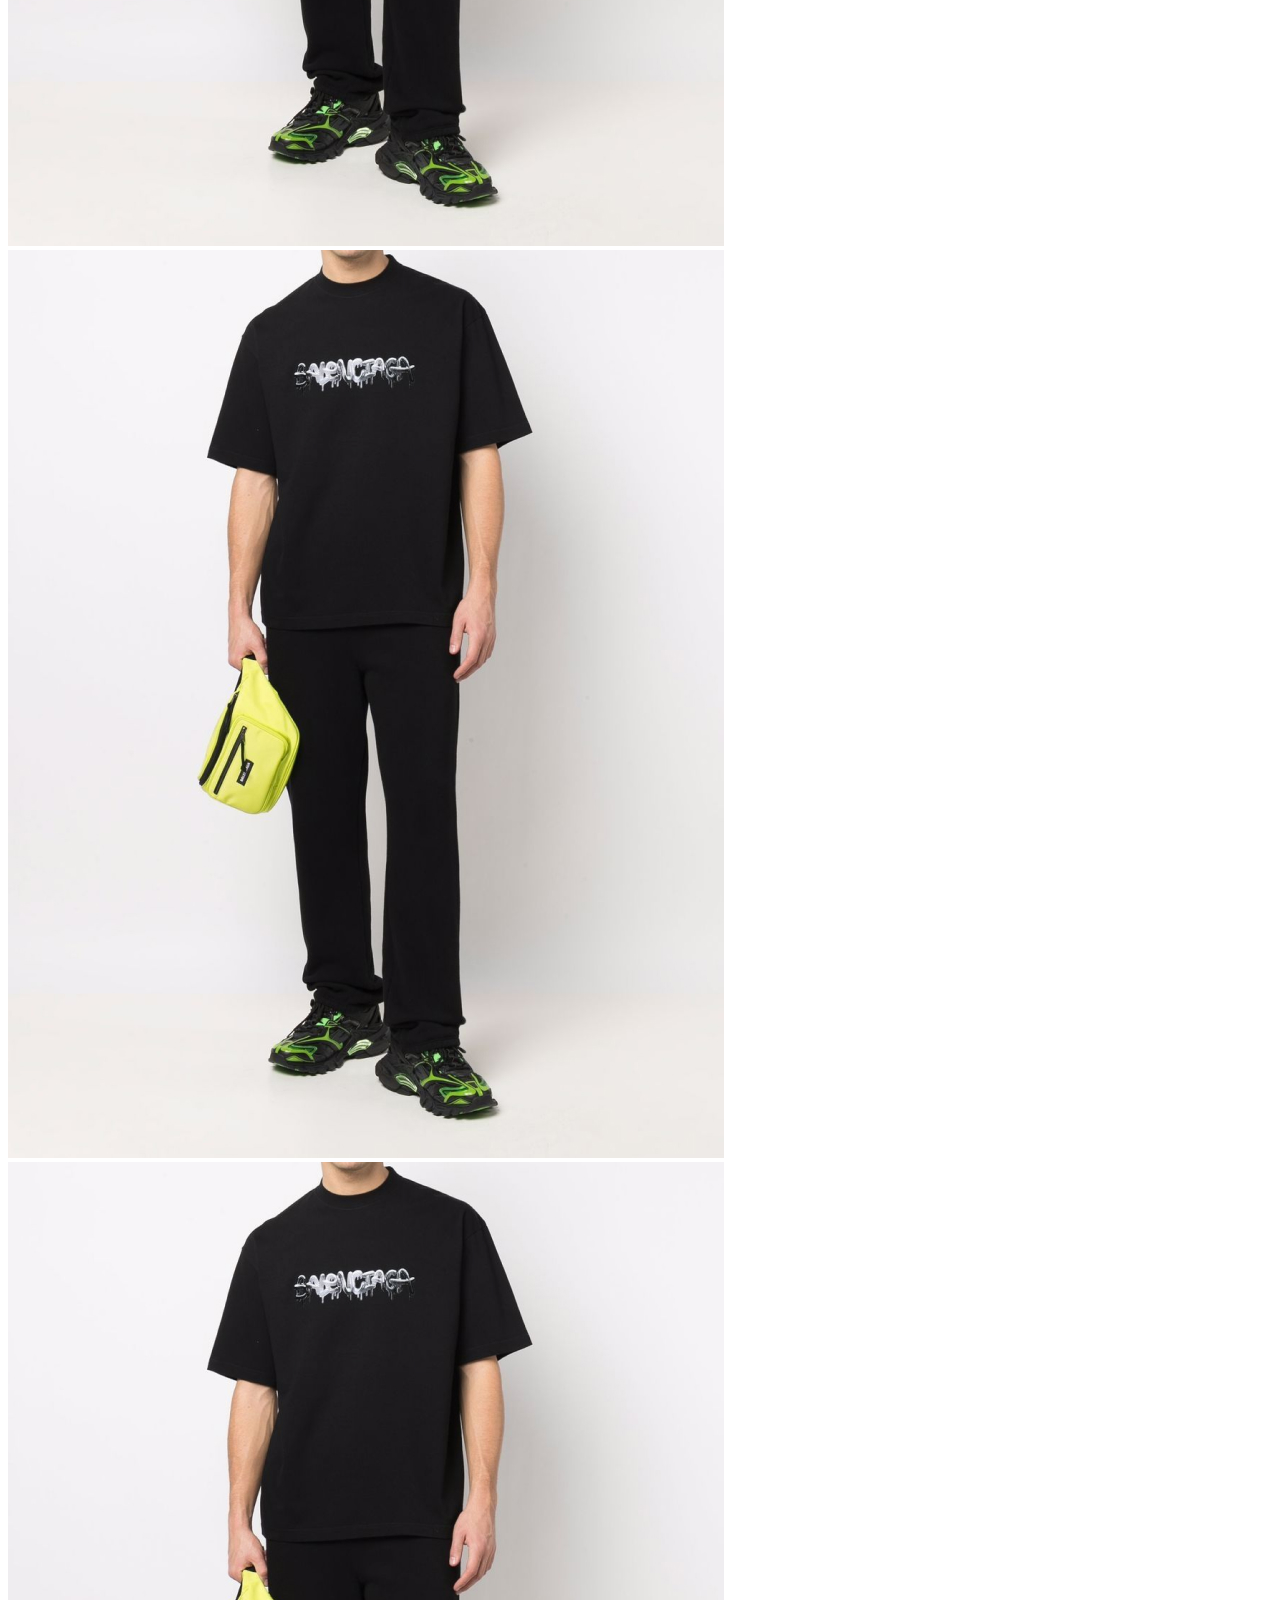
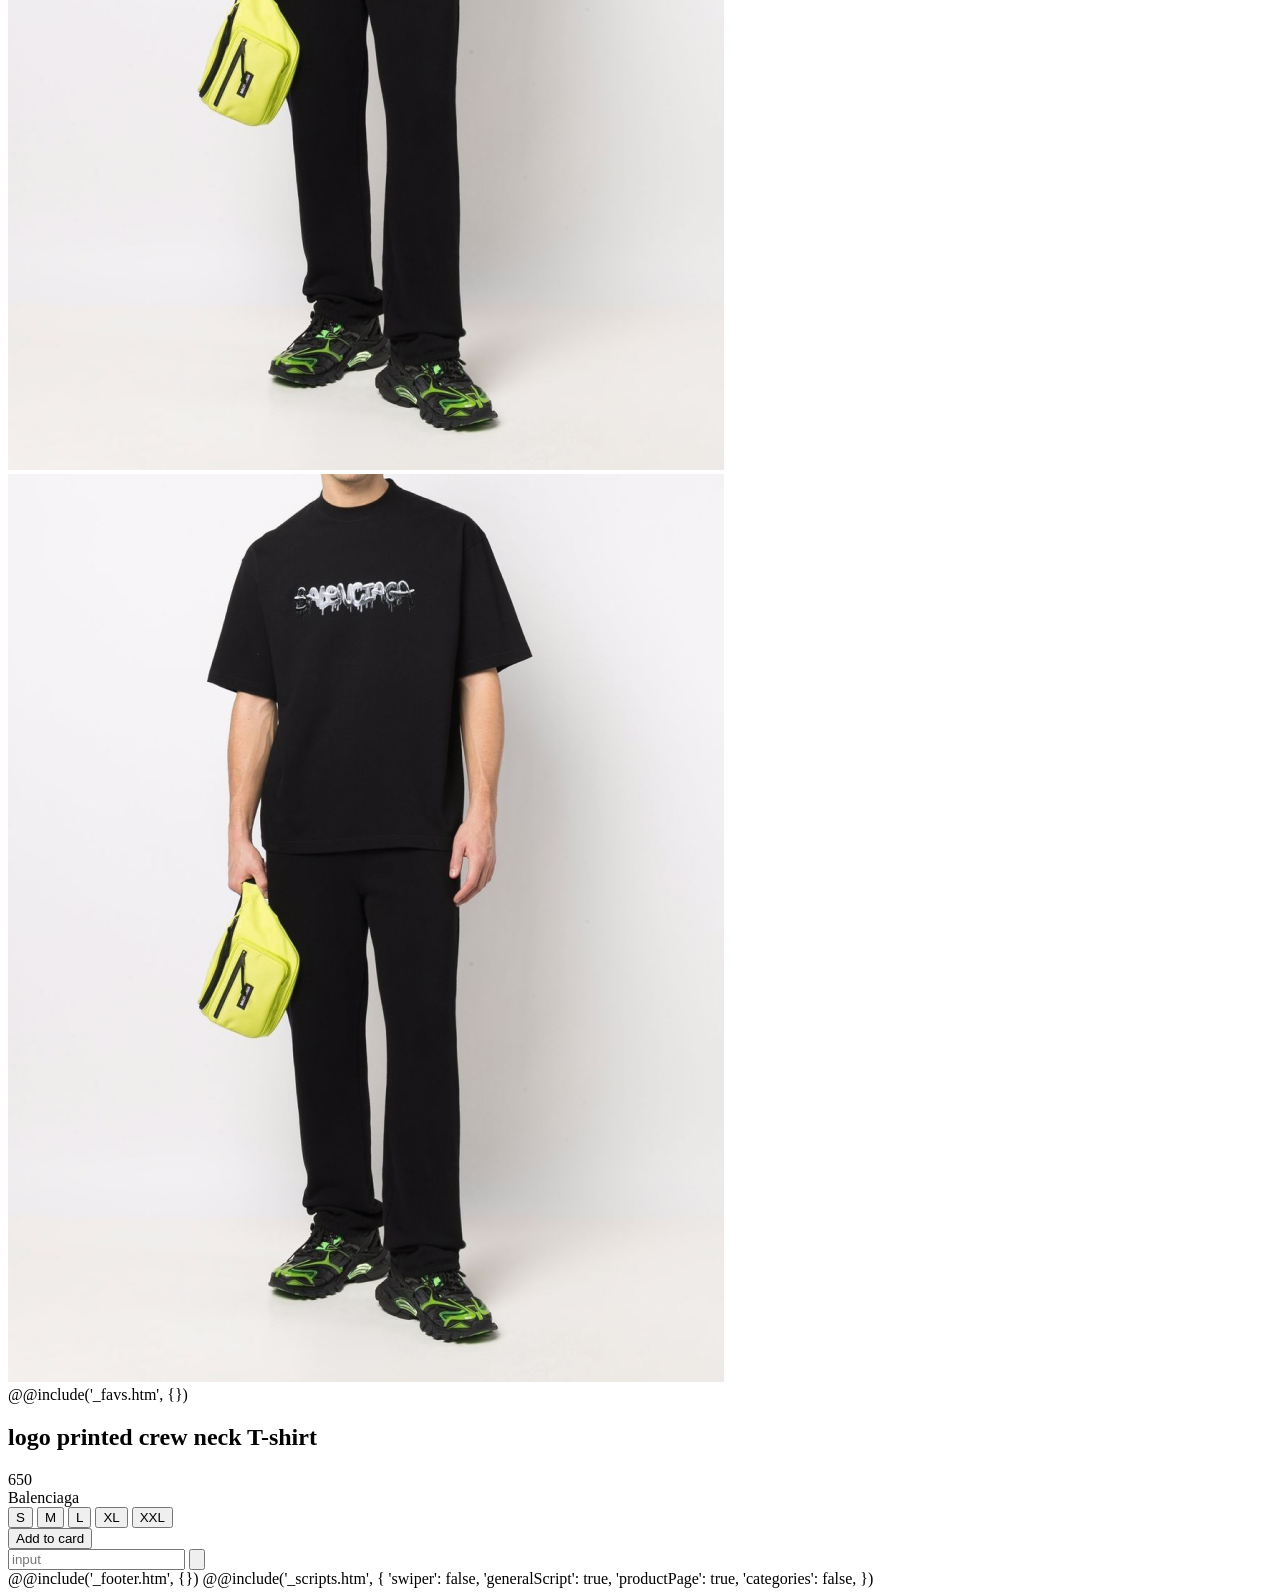
<file: #src/product.html>
<!DOCTYPE html>
<html class="" lang="en">

@@include('_head.htm', {
"title": "Some product",
'product': true,
'categories': false,
})

<body>
  @@include('_header.htm', {})

  <main class="main">
    <div class="main__body">
      <section class="product-block block">
        <div class="product-block__body">
          <div class="product-block__image">
            <img class="product-content" src="img/content/product-S.jpg" alt='product'>
            <img class="product-content" src="img/content/product-S.jpg" loading='lazy' alt='product'>
            <img class="product-content" src="img/content/product-S.jpg" loading='lazy' alt='product'>
            <img class="product-content" src="img/content/product-S.jpg" loading='lazy' alt='product'>
            <img class="product-content" src="img/content/product-S.jpg" loading='lazy' alt='product'>
            <div class="product-block__in-favs favs">
              @@include('_favs.htm', {})
            </div>
            <div class="decor-line">
              <div class="decor-line__subline"></div>
            </div>
          </div>
          <div class="product-block__about">
            <div class="product-block__main-about">
              <h1 class="product-block__title">logo printed crew neck T-shirt</h1>
              <span class="product-block__price dollars">650</span>
            </div>
            <span class="product-block__brand-name new">Balenciaga</span>
            <div class="product-block__accord-buttons">
              <button data-toggle-elem-number="0" class='product-block__accord-btn' aria-label='size S' type='button'>S</button>
              <button data-toggle-elem-number="1" class='product-block__accord-btn' aria-label='size M' type='button'>M</button>
              <button data-toggle-elem-number="2" class='product-block__accord-btn' aria-label='size L' type='button'>L</button>
              <button data-toggle-elem-number="3" class='product-block__accord-btn' aria-label='size XL' type='button'>XL</button>
              <button data-toggle-elem-number="4" class='product-block__accord-btn' aria-label='size XXL' type='button'>XXL</button>
            </div>
            <button class='product-block__add-to-card' type='button'>Add to card</button>
          </div>
        </div>
      </section>
    </div>
  </main>
  <section id="search" class="modal-window">
    <div class="modal-window__body">
      <div class="modal-window__content">
        <form class="searchbar">
          <input id="searchInput" class="searchbar__input" type="search" placeholder="input" required="Name of product...">
          <button aria-label="search" class="searchbar__submit" type="submit">
            <img src="img/header/loupe.svg" alt="search">
          </button>
        </form>
      </div>
    </div>
  </section>

  @@include('_footer.htm', {})
</body>

@@include('_scripts.htm', {
'swiper': false,
'generalScript': true,
'productPage': true,
'categories': false,
})

</html>

<!-- 
  Made in Russia, with ❤, by Ivan Ulyanov. 
-->
</file>
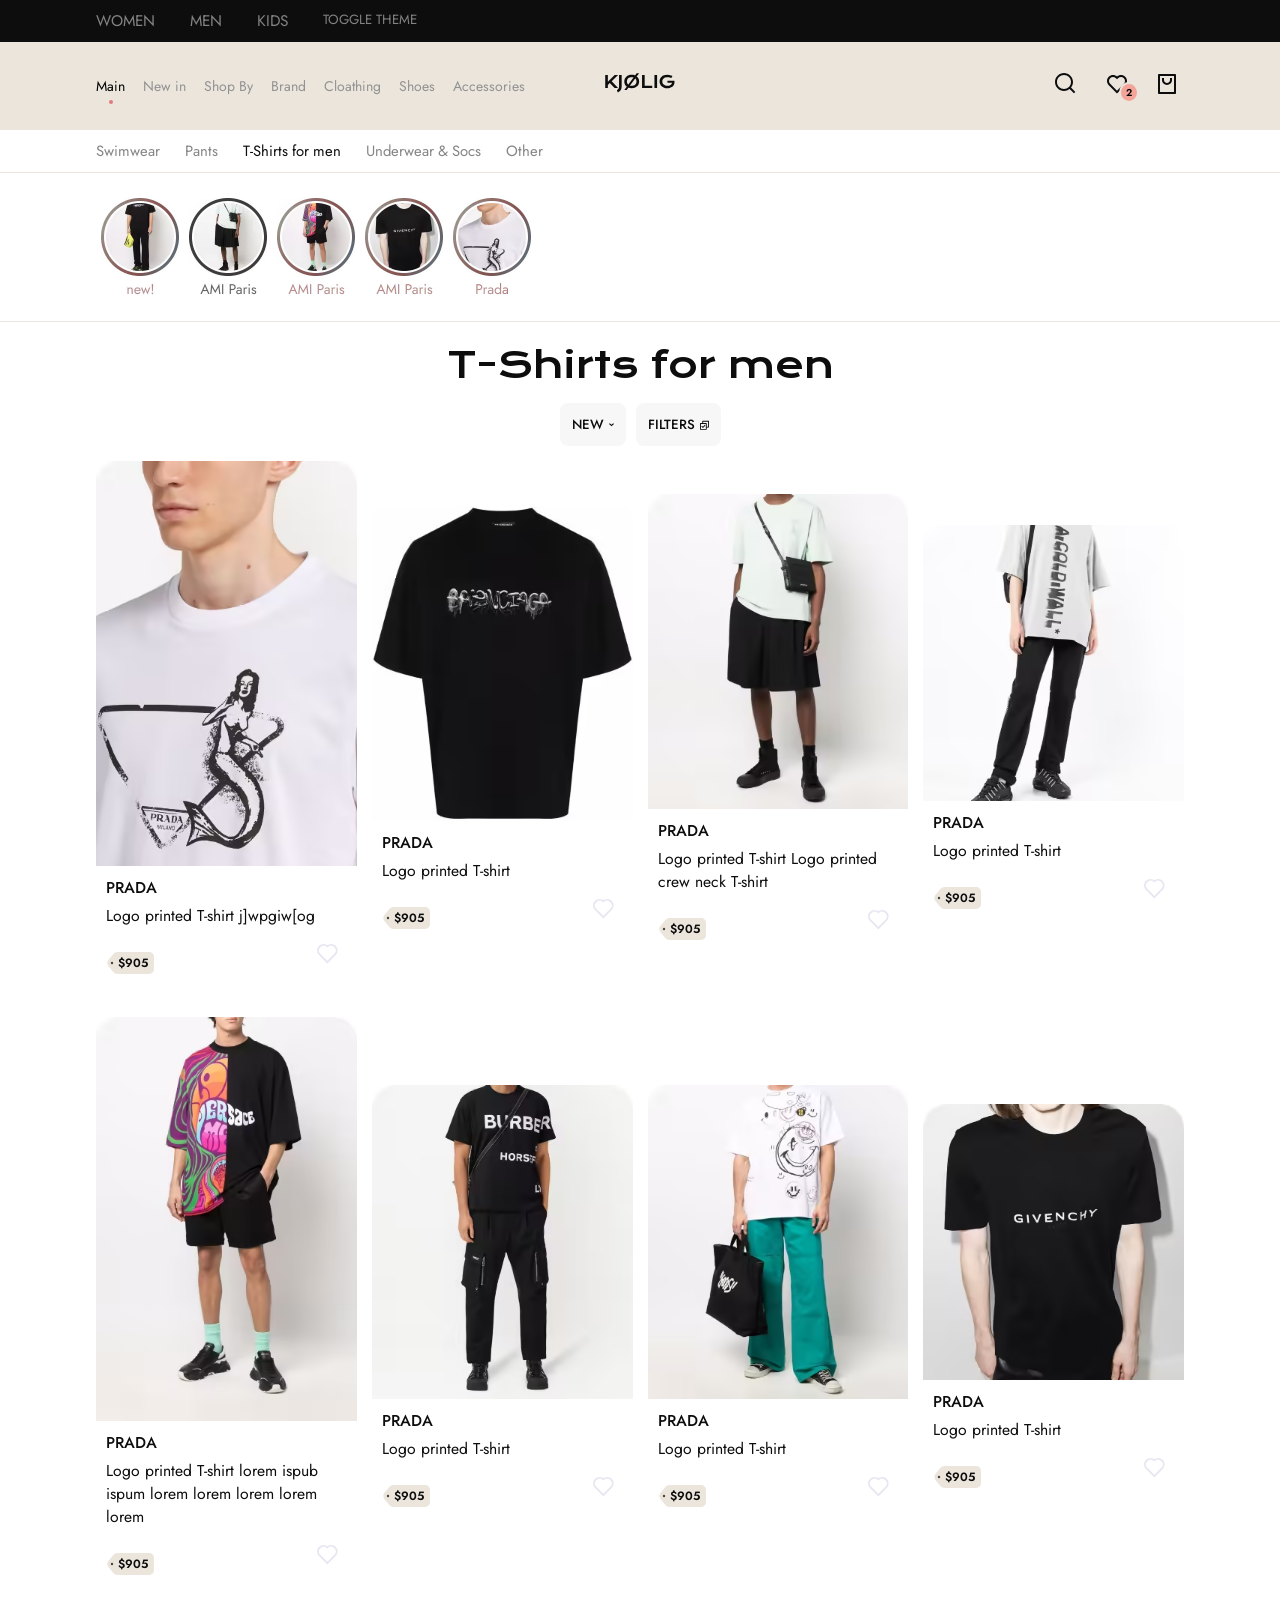
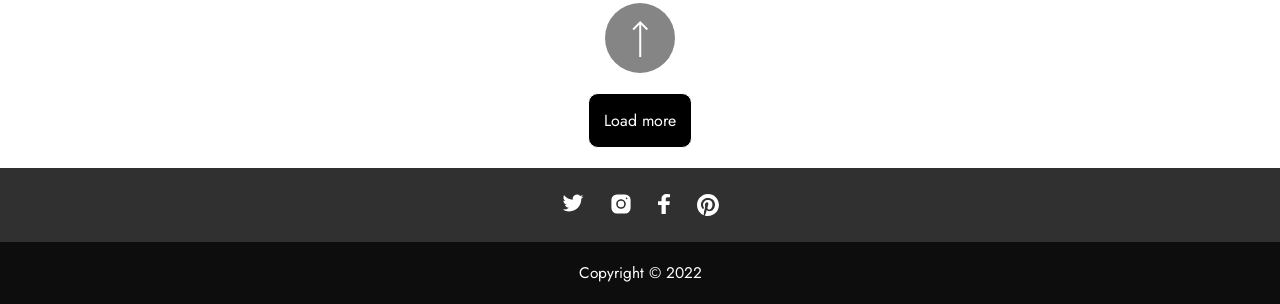
<file: Kjølig_eComm/category.html>
<!DOCTYPE html>
<html class="" lang="en">

<head>
  <meta charset="UTF-8">
  <meta http-equiv="X-UA-Compatible" content="IE=edge">
  <meta name="viewport" content="width=device-width, initial-scale=1.0">
  <!-- maximum-scale=1.0, user-scalable=0 does not allow content to be scaled on Android. -->
  <!-- Disables forced link for phone number on iOS -->
  <meta name="format-detection" content="telephone=no">

  <meta name="description" content="Kjølig e-commerce">
  <meta name="theme-color" content="#000000">
  <link rel="icon" href="./img/favicon.svg">
  <link rel="mask-icon" href="./img/favicon.svg" color="#000000">
  <!-- <link rel="apple-touch-icon" href="apple-touch-icon.png"> -->
  <!-- <link rel="manifest" href="manifest.json"> -->

  <link rel="preload" href="fonts/Jost-VariableFont_wght.woff2" as="font" crossorigin>

  <!-- SEO
    <meta name="keywords" content="keyword1,">
    <meta name="robots" content="none,noindex,nofollow,noimageindex,noarchive,nosnippet">
    <meta name="Author" content="Author">
    <meta name="Copyright" content="Copyright">
    <meta name="Address" content="Address"> 
    <! - Redirect (reload) the page. Delay in seconds; url=Site / page address ->
    <meta http-equiv="refresh" content="seconds; url = URL">

    Facebook
    <! - site localization, for the Russian-language site ru_RU ->
    <meta property="og:locale" content="ru_RU">
    <! - content type, default is article ->
    <meta property="og:type" content="article">
    <! - the title of the page that will be displayed in the post of the social network ->
    <meta property="og:title" content="META tags">
    <! - page description ->
    <meta property="og:description" content="Description of the page about META tags">
    <! - link to the image that will be published in the post ->
    <meta property="og:image" content="path">
    <! - link to the current page ->
    <meta property="og: url" content="path">
    <! - site name ->
    <meta property="og:site_name" content="Freelancer for life">

    Twitter
    <! - Map type, default is summary ->
    <meta name="twitter: card" content="summary">
    <! - Author name / login ->
    <meta name="twitter: site" content="Ivan">
    <! - Page title ->
    <meta name="twitter: title" content="META tags">
    <! - Page description ->
    <meta name="twitter: description" content="about META tags">
    <! - Link to image ->
    <meta name="twitter: image" content="path">
  -->

  <link rel="stylesheet" href="css/style.min.css">

  <!--? Use this if you want set multiple files. -->
  
  
  <link rel="stylesheet" href="css/category.min.css">

  <title>Some category</title>
</head>

<body>
  <header class="header">
  <div class="header__body">
    <div class="header__top">
      <div class="header__top-container container">
        <ul>
          <li><a class='header__top-ref' href='#' target='_blank' rel='noopener noreferrer'>Women</a></li>
          <li><a class='header__top-ref' href='#' target='_blank' rel='noopener noreferrer'>Men</a></li>
          <li><a class='header__top-ref' href='#' target='_blank' rel='noopener noreferrer'>Kids</a></li>
          <li>
            <button id="themeToggler" class='header__top-ref' type='button'>Toggle theme</button>
          </li>
        </ul>
      </div>
    </div>
    <div class="header__bottom">
      <div class="header__bottom-container container">
        <nav class="header__navmenu navmenu">
          <div class="navmenu__body">
            <ul class='navmenu__list'>
              <li><a class="active" href='/' target='_blank' rel='noopener noreferrer'>Main</a></li>
              <li><a href='#' target='_blank' rel='noopener noreferrer'>New in</a></li>
              <li><a href='#' target='_blank' rel='noopener noreferrer'>Shop By</a></li>
              <li><a href='#' target='_blank' rel='noopener noreferrer'>Brand</a></li>
              <li><a href='#' target='_blank' rel='noopener noreferrer'>Cloathing</a></li>
              <li><a href='#' target='_blank' rel='noopener noreferrer'>Shoes</a></li>
              <li><a href='#' target='_blank' rel='noopener noreferrer'>Accessories</a></li>
            </ul>
          </div>
        </nav>
        <div class="header__left-menu">
          <button aria-label="burger-menu" type="button" id="burgerButton" class="header__burger burger-btn">
            <svg class="burger-btn__svg" width="25" height="30" viewBox="0 0 150 100" xmlns="http://www.w3.org/2000/svg">
              <rect class="burger-btn__rect-top" width="100%" height="10%" x="0" y="0%" fill="#fff" />
              <rect class="burger-btn__rect-center" width="60%" height="10%" x="0" y="45%" fill="#fff" />
              <rect class="burger-btn__rect-bottom" width="100%" height="10%" x="0" y="90%" fill="#fff" />
            </svg>
          </button>
          <button data-modal-link="search" type="button" aria-label="search product" class="actions__item">
            <svg width="21" height="21" viewBox="0 0 21 21" fill="none" xmlns="http://www.w3.org/2000/svg">
              <path
                d="M16.031 14.617L20.314 18.899L18.899 20.314L14.617 16.031C13.0237 17.3082 11.042 18.0029 9 18C4.032 18 0 13.968 0 9C0 4.032 4.032 0 9 0C13.968 0 18 4.032 18 9C18.0029 11.042 17.3082 13.0237 16.031 14.617ZM14.025 13.875C15.2941 12.5699 16.0029 10.8204 16 9C16 5.132 12.867 2 9 2C5.132 2 2 5.132 2 9C2 12.867 5.132 16 9 16C10.8204 16.0029 12.5699 15.2941 13.875 14.025L14.025 13.875Z"
                fill="#0D0D0E" />
            </svg>
          </button>
        </div>
        <a href="index.html" class="header__logo logo" aria-label="logo-RefToMainPage">
          <svg width="70" height="20" viewBox="0 0 70 20" fill="none" xmlns="http://www.w3.org/2000/svg">
  <path
    d="M0.226074 2.02588H2.85742V8.74121L9.70557 2.02588H13.0757L6.68408 8.21826L13.0757 15H9.57275L4.7915 10.0527L2.85742 11.9204V15H0.226074V2.02588ZM11.8721 17.1499C12.2539 16.9175 12.5804 16.674 12.8516 16.4194C13.1283 16.1649 13.3551 15.8826 13.5322 15.5728C13.7093 15.2684 13.8394 14.9281 13.9224 14.5518C14.0054 14.1699 14.0469 13.7383 14.0469 13.2568V2.02588H16.6782V12.7837C16.6782 13.3592 16.6533 13.8849 16.6035 14.3608C16.5537 14.8312 16.4707 15.2629 16.3545 15.6558C16.2438 16.0542 16.0916 16.4194 15.8979 16.7515C15.7098 17.0835 15.4746 17.3989 15.1924 17.6978C14.9157 17.9966 14.5864 18.2843 14.2046 18.561C13.8283 18.8377 13.3911 19.1172 12.8931 19.3994L11.8721 17.1499ZM31.6777 0.307617H34.0601L21.6587 17.042H19.2764L31.6777 0.307617ZM19.2847 8.47559C19.2847 7.49609 19.4645 6.59961 19.8242 5.78613C20.1839 4.97266 20.6875 4.27539 21.335 3.69434C21.988 3.10775 22.7682 2.65397 23.6758 2.33301C24.5889 2.01204 25.5988 1.85156 26.7056 1.85156C27.8068 1.85156 28.814 2.01204 29.7271 2.33301C30.6401 2.65397 31.4204 3.10775 32.0679 3.69434C32.7209 4.27539 33.2272 4.97266 33.5869 5.78613C33.9466 6.59961 34.1265 7.49609 34.1265 8.47559C34.1265 9.46061 33.9466 10.3654 33.5869 11.1899C33.2272 12.009 32.7209 12.7145 32.0679 13.3066C31.4204 13.8988 30.6401 14.3608 29.7271 14.6929C28.814 15.0194 27.8068 15.1826 26.7056 15.1826C25.5988 15.1826 24.5889 15.0194 23.6758 14.6929C22.7682 14.3608 21.988 13.8988 21.335 13.3066C20.6875 12.7145 20.1839 12.009 19.8242 11.1899C19.4645 10.3654 19.2847 9.46061 19.2847 8.47559ZM21.916 8.47559C21.916 9.14518 22.035 9.74837 22.2729 10.2852C22.5164 10.8219 22.8512 11.2812 23.2773 11.6631C23.709 12.0394 24.2153 12.3299 24.7964 12.5347C25.383 12.7394 26.0194 12.8418 26.7056 12.8418C27.3918 12.8418 28.0254 12.7394 28.6064 12.5347C29.193 12.3299 29.6994 12.0394 30.1255 11.6631C30.5516 11.2812 30.8864 10.8219 31.1299 10.2852C31.3734 9.74837 31.4951 9.14518 31.4951 8.47559C31.4951 7.80599 31.3734 7.20557 31.1299 6.67432C30.8864 6.14307 30.5516 5.69482 30.1255 5.32959C29.6994 4.95882 29.193 4.6766 28.6064 4.48291C28.0254 4.28923 27.3918 4.19238 26.7056 4.19238C26.0194 4.19238 25.383 4.28923 24.7964 4.48291C24.2153 4.6766 23.709 4.95882 23.2773 5.32959C22.8512 5.69482 22.5164 6.14307 22.2729 6.67432C22.035 7.20557 21.916 7.80599 21.916 8.47559ZM37.0483 2.02588H39.6797V12.6924H47.2251V15H37.0483V2.02588ZM49.4497 2.02588H52.0977V15H49.4497V2.02588ZM54.5713 8.39258C54.5713 7.47949 54.7428 6.62728 55.0859 5.83594C55.429 5.03906 55.9299 4.34733 56.5884 3.76074C57.2469 3.17415 58.0549 2.71208 59.0122 2.37451C59.9751 2.03695 61.0763 1.86816 62.3159 1.86816C62.7642 1.86816 63.2124 1.89307 63.6606 1.94287C64.1144 1.98714 64.5599 2.05908 64.9971 2.15869C65.4398 2.2583 65.8687 2.38558 66.2837 2.54053C66.7043 2.68994 67.1027 2.86979 67.479 3.08008L66.2671 5.07227C66.0402 4.93945 65.7829 4.82048 65.4951 4.71533C65.2074 4.60465 64.8975 4.51335 64.5654 4.44141C64.2389 4.36393 63.8986 4.30583 63.5444 4.26709C63.1958 4.22835 62.8444 4.20898 62.4902 4.20898C61.6712 4.20898 60.9408 4.31413 60.2988 4.52441C59.6569 4.72917 59.1146 5.01969 58.6719 5.396C58.2292 5.76676 57.8916 6.21224 57.6592 6.73242C57.4268 7.2526 57.3105 7.82259 57.3105 8.44238C57.3105 9.08431 57.4323 9.67367 57.6758 10.2104C57.9193 10.7472 58.2651 11.2093 58.7134 11.5967C59.1616 11.984 59.7039 12.2884 60.3403 12.5098C60.9767 12.7256 61.6878 12.8335 62.4736 12.8335C63.099 12.8335 63.6717 12.7643 64.1919 12.626C64.7121 12.4821 65.1659 12.2801 65.5532 12.02C65.9406 11.7599 66.256 11.4473 66.4995 11.082C66.743 10.7113 66.9035 10.2962 66.981 9.83691H62.4487V7.67041H69.3467V7.67871L69.355 7.67041C69.4933 8.33447 69.5348 8.98193 69.4795 9.61279C69.4297 10.2381 69.2858 10.8302 69.0479 11.3892C68.8154 11.9425 68.4945 12.4517 68.085 12.9165C67.6755 13.3813 67.1857 13.7826 66.6157 14.1201C66.0457 14.4521 65.3983 14.7122 64.6733 14.9004C63.9484 15.083 63.1543 15.1743 62.291 15.1743C61.0846 15.1743 60.0028 14.9972 59.0454 14.6431C58.0936 14.2889 57.2856 13.8047 56.6216 13.1904C55.9575 12.5762 55.4484 11.8568 55.0942 11.0322C54.7456 10.2077 54.5713 9.3278 54.5713 8.39258Z"
    fill="#000" />
</svg>
        </a>
        <div class="header__actions actions">
          <button data-modal-link="search" type="button" aria-label="search product" class="actions__item actions__search">
            <svg width="21" height="21" viewBox="0 0 21 21" fill="none" xmlns="http://www.w3.org/2000/svg">
              <path
                d="M16.031 14.617L20.314 18.899L18.899 20.314L14.617 16.031C13.0237 17.3082 11.042 18.0029 9 18C4.032 18 0 13.968 0 9C0 4.032 4.032 0 9 0C13.968 0 18 4.032 18 9C18.0029 11.042 17.3082 13.0237 16.031 14.617ZM14.025 13.875C15.2941 12.5699 16.0029 10.8204 16 9C16 5.132 12.867 2 9 2C5.132 2 2 5.132 2 9C2 12.867 5.132 16 9 16C10.8204 16.0029 12.5699 15.2941 13.875 14.025L14.025 13.875Z"
                fill="#0D0D0E" />
            </svg>
          </button>
          <button type="button" id="favorites" aria-label="favorites" class="actions__item actions__favorites submenu-open-button">
            <svg width="20" height="19" viewBox="0 0 20 19" fill="none" xmlns="http://www.w3.org/2000/svg">
              <path
                d="M10.001 1.52898C12.35 -0.58002 15.98 -0.51002 18.243 1.75698C20.505 4.02498 20.583 7.63698 18.479 9.99298L9.99901 18.485L1.52101 9.99298C-0.582994 7.63698 -0.503994 4.01898 1.75701 1.75698C4.02201 -0.50702 7.64501 -0.58302 10.001 1.52898ZM16.827 3.16998C15.327 1.66798 12.907 1.60698 11.337 3.01698L10.002 4.21498L8.66601 3.01798C7.09101 1.60598 4.67601 1.66798 3.17201 3.17198C1.68201 4.66198 1.60701 7.04698 2.98001 8.62298L10 15.654L17.02 8.62398C18.394 7.04698 18.319 4.66498 16.827 3.16998Z"
                fill="#0D0D0E" />
            </svg>

            <ul id="favoritesMenu" class="submenu submenu_to-left">
              <li><article class="product">
  <a href="#" class="product__body">
    <div class="product__image">
<picture><source srcset="img/content/card-mini5.avif" type="image/avif"><source srcset="img/content/card-mini5.webp" type="image/webp"><img src="img/content/card-mini5.jpg" loading='lazy' alt='product1' width=50 height=50></picture>
    </div>
    <div class="product__content">
      <span class="product__title">ProductName</span>
      <span class="product__price">10₽</span>
    </div>
  </a>
</article></li>
              <li><article class="product">
  <a href="#" class="product__body">
    <div class="product__image">
<picture><source srcset="img/content/card-mini5.avif" type="image/avif"><source srcset="img/content/card-mini5.webp" type="image/webp"><img src="img/content/card-mini5.jpg" loading='lazy' alt='product1' width=50 height=50></picture>
    </div>
    <div class="product__content">
      <span class="product__title">ProductName</span>
      <span class="product__price">10₽</span>
    </div>
  </a>
</article></li>
            </ul>
            <div class="actions__counter active">2</div>
          </button>
          <button type="button" id="card" aria-label="your cart" class="actions__item submenu-open-button">
            <svg width="18" height="20" viewBox="0 0 18 20" fill="none" xmlns="http://www.w3.org/2000/svg">
              <path
                d="M17 20H1C0.734784 20 0.48043 19.8946 0.292893 19.7071C0.105357 19.5196 0 19.2652 0 19V1C0 0.734784 0.105357 0.48043 0.292893 0.292893C0.48043 0.105357 0.734784 0 1 0H17C17.2652 0 17.5196 0.105357 17.7071 0.292893C17.8946 0.48043 18 0.734784 18 1V19C18 19.2652 17.8946 19.5196 17.7071 19.7071C17.5196 19.8946 17.2652 20 17 20ZM16 18V2H2V18H16ZM6 4V6C6 6.79565 6.31607 7.55871 6.87868 8.12132C7.44129 8.68393 8.20435 9 9 9C9.79565 9 10.5587 8.68393 11.1213 8.12132C11.6839 7.55871 12 6.79565 12 6V4H14V6C14 7.32608 13.4732 8.59785 12.5355 9.53553C11.5979 10.4732 10.3261 11 9 11C7.67392 11 6.40215 10.4732 5.46447 9.53553C4.52678 8.59785 4 7.32608 4 6V4H6Z"
                fill="#0D0D0E" />
            </svg>

            <ul id="cardMenu" class="submenu submenu_to-left">
              <li><article class="product">
  <a href="#" class="product__body">
    <div class="product__image">
<picture><source srcset="img/content/card-mini5.avif" type="image/avif"><source srcset="img/content/card-mini5.webp" type="image/webp"><img src="img/content/card-mini5.jpg" loading='lazy' alt='product1' width=50 height=50></picture>
    </div>
    <div class="product__content">
      <span class="product__title">ProductName</span>
      <span class="product__price">10₽</span>
    </div>
  </a>
</article></li>
            </ul>
          </button>
        </div>
      </div>


      <nav class="fullscreen-navmenu">
        <div class="fullscreen-navmenu__body">
          <ul>
            <li><a class="fs-element" href='/' target='_blank' rel='noopener noreferrer'>Main</a></li>
            <li><a class="fs-element" href='#' target='_blank' rel='noopener noreferrer'>New in</a></li>
            <li><a class="fs-element" href='#' target='_blank' rel='noopener noreferrer'>Shop By</a></li>
            <li><a class="fs-element" href='#' target='_blank' rel='noopener noreferrer'>Brand</a></li>
            <li><a class="fs-element" href='#' target='_blank' rel='noopener noreferrer'>Cloathing</a></li>
            <li><a class="fs-element" href='#' target='_blank' rel='noopener noreferrer'>Shoes</a></li>
            <li><a class="fs-element" href='#' target='_blank' rel='noopener noreferrer'>Accessories</a></li>
          </ul>
        </div>
      </nav>
    </div>
  </div>
</header>

  <main class="main">
    <div class="main__body">
      <section class='categories-row'>
        <div class='categories-row__body container'>
          <ul class="categories-row__list">
            <li class="categories-row__li">
              <a href='#' class="categories-row__element" target='_blank' rel='noopener noreferrer'>
                Swimwear
              </a>
            </li>
            <li class="categories-row__li">
              <a href='#' class="categories-row__element" target='_blank' rel='noopener noreferrer'>
                Pants
              </a>
            </li>
            <li class="categories-row__li">
              <a href='#' class="categories-row__element active" target='_blank' rel='noopener noreferrer'>
                T-Shirts for men
              </a>
            </li>
            <li class="categories-row__li">
              <a href='#' class="categories-row__element" target='_blank' rel='noopener noreferrer'>
                Underwear & Socs
              </a>
            </li>
            <li class="categories-row__li">
              <a href='#' class="categories-row__element" target='_blank' rel='noopener noreferrer'>
                Other
              </a>
            </li>
          </ul>
        </div>
      </section>
      <section class='stories block'>
        <div class='stories__body container'>
          <!-- Use https://flyvi.io for correct work with stories. 
              Below you can see examples. -->
          <article class="stories__story">
<picture><source srcset="img/content/storiesExample/storie.avif" type="image/avif"><source srcset="img/content/storiesExample/storie.webp" type="image/webp"><img src="img/content/storiesExample/storie.png" loading='lazy' alt='story' width=78 height=98></picture>
          </article>
          <article class="stories__story">
<picture><source srcset="img/content/storiesExample/storie2.avif" type="image/avif"><source srcset="img/content/storiesExample/storie2.webp" type="image/webp"><img src="img/content/storiesExample/storie2.png" loading='lazy' alt='story' width=78 height=98></picture>
          </article>
          <article class="stories__story">
<picture><source srcset="img/content/storiesExample/storie3.avif" type="image/avif"><source srcset="img/content/storiesExample/storie3.webp" type="image/webp"><img src="img/content/storiesExample/storie3.png" loading='lazy' alt='story' width=78 height=98></picture>
          </article>
          <article class="stories__story">
<picture><source srcset="img/content/storiesExample/storie4.avif" type="image/avif"><source srcset="img/content/storiesExample/storie4.webp" type="image/webp"><img src="img/content/storiesExample/storie4.png" loading='lazy' alt='story' width=78 height=98></picture>
          </article>
          <article class="stories__story">
<picture><source srcset="img/content/storiesExample/storie5.avif" type="image/avif"><source srcset="img/content/storiesExample/storie5.webp" type="image/webp"><img src="img/content/storiesExample/storie5.png" loading='lazy' alt='story' width=78 height=98></picture>
          </article>
        </div>
      </section>
      <section class='products block'>
        <div class='products__body container'>
          <h1 tabindex='0' class='products__title title'>T-Shirts for men</h1>
          <div class="products__actions">
            <button class='products__button products__new submenu-open-button' type='button'>New
              <svg width="5" height="4" viewBox="0 0 5 4" fill="none" xmlns="http://www.w3.org/2000/svg">
                <path d="M2.5 1.86025L4.16627 0.359985L5 1.10985L2.5 3.35999L-9.83564e-08 1.10985L0.833726 0.359986L2.5 1.86025Z" fill="#0D0D0E" />
              </svg>

              <ul id="newMenu" class="submenu submenu_to-right">
                <li>You can put your filtres here.</li>
              </ul>
            </button>
            <button class='products__button products__filters submenu-open-button' type='button'>Filters
              <svg width="9" height="10" viewBox="0 0 9 10" fill="none" xmlns="http://www.w3.org/2000/svg">
                <path
                  d="M2.25 3.05933V1.25933C2.25 1.13998 2.29741 1.02552 2.3818 0.941128C2.46619 0.856737 2.58065 0.809326 2.7 0.809326H8.55C8.66935 0.809326 8.78381 0.856737 8.8682 0.941128C8.95259 1.02552 9 1.13998 9 1.25933V7.10933C9 7.22867 8.95259 7.34313 8.8682 7.42752C8.78381 7.51192 8.66935 7.55933 8.55 7.55933H6.75V9.35618C6.75 9.60638 6.54795 9.80933 6.29685 9.80933H0.45315C0.393625 9.80939 0.334673 9.7977 0.279667 9.77495C0.224662 9.7522 0.174683 9.71882 0.132593 9.67673C0.0905021 9.63464 0.0571255 9.58466 0.0343736 9.52966C0.0116216 9.47465 -5.89757e-05 9.4157 2.23902e-07 9.35618L0.00135023 3.51248C0.00135023 3.26228 0.2034 3.05933 0.4545 3.05933H2.25ZM3.15 3.05933H6.29685C6.54705 3.05933 6.75 3.26138 6.75 3.51248V6.65933H8.1V1.70933H3.15V3.05933ZM5.85 3.95933H0.90135L0.9 8.90933H5.85V3.95933ZM2.92635 8.00933L1.33515 6.41813L1.97145 5.78183L2.92635 6.73673L4.83525 4.82738L5.47155 5.46368L2.92635 8.00933Z"
                  fill="#0D0D0E" />
              </svg>

              <ul id="filtersMenu" class="submenu submenu_to-left">
                <li>You can put your filtres here.</li>
              </ul>
            </button>
          </div>
          <div class="products__content">
            <article class="categ-product">
  <div class="categ-product__body">
    <a href="product.html" class="categ-product__image">
<picture><source srcset="img/content/categ-products/product.avif" type="image/avif"><source srcset="img/content/categ-products/product.webp" type="image/webp"><img src="img/content/categ-products/product.jpg" loading='lazy' alt='product name'></picture>
    </a>
    <div class="categ-product__main">
      <span class="categ-product__brand">Prada</span>
      <a href="product.html" class="categ-product__title">Logo printed T-shirt j]wpgiw[og</a>
      <footer class="categ-product__footer">
        <div class="categ-product__price dollars">905</div>
        <div class="categ-product__favorites favs">
          <svg width="20" height="19" viewBox="0 -2 30 30" fill="none" xmlns="http://www.w3.org/2000/svg">
  <path
    d="M10.001 1.52898C12.35 -0.58002 15.98 -0.51002 18.243 1.75698C20.505 4.02498 20.583 7.63698 18.479 9.99298L9.99901 18.485L1.52101 9.99298C-0.582994 7.63698 -0.503994 4.01898 1.75701 1.75698C4.02201 -0.50702 7.64501 -0.58302 10.001 1.52898Z"
    fill="transparent" stroke="#E6E7F1" stroke-width="2" />
</svg>
        </div>
      </footer>
    </div>
  </div>
</article>
            <article class="categ-product">
  <div class="categ-product__body">
    <a href="product.html" class="categ-product__image">
<picture><source srcset="img/content/categ-products/product2.avif" type="image/avif"><source srcset="img/content/categ-products/product2.webp" type="image/webp"><img src="img/content/categ-products/product2.jpg" loading='lazy' alt='product name'></picture>
    </a>
    <div class="categ-product__main">
      <span class="categ-product__brand">Prada</span>
      <a href="product.html" class="categ-product__title">Logo printed T-shirt </a>
      <footer class="categ-product__footer">
        <div class="categ-product__price dollars">905</div>
        <div class="categ-product__favorites favs">
          <svg width="20" height="19" viewBox="0 -2 30 30" fill="none" xmlns="http://www.w3.org/2000/svg">
  <path
    d="M10.001 1.52898C12.35 -0.58002 15.98 -0.51002 18.243 1.75698C20.505 4.02498 20.583 7.63698 18.479 9.99298L9.99901 18.485L1.52101 9.99298C-0.582994 7.63698 -0.503994 4.01898 1.75701 1.75698C4.02201 -0.50702 7.64501 -0.58302 10.001 1.52898Z"
    fill="transparent" stroke="#E6E7F1" stroke-width="2" />
</svg>
        </div>
      </footer>
    </div>
  </div>
</article>
            <article class="categ-product">
  <div class="categ-product__body">
    <a href="product.html" class="categ-product__image">
<picture><source srcset="img/content/categ-products/product3.avif" type="image/avif"><source srcset="img/content/categ-products/product3.webp" type="image/webp"><img src="img/content/categ-products/product3.jpg" loading='lazy' alt='product name'></picture>
    </a>
    <div class="categ-product__main">
      <span class="categ-product__brand">Prada</span>
      <a href="product.html" class="categ-product__title">Logo printed T-shirt Logo printed crew neck T-shirt</a>
      <footer class="categ-product__footer">
        <div class="categ-product__price dollars">905</div>
        <div class="categ-product__favorites favs">
          <svg width="20" height="19" viewBox="0 -2 30 30" fill="none" xmlns="http://www.w3.org/2000/svg">
  <path
    d="M10.001 1.52898C12.35 -0.58002 15.98 -0.51002 18.243 1.75698C20.505 4.02498 20.583 7.63698 18.479 9.99298L9.99901 18.485L1.52101 9.99298C-0.582994 7.63698 -0.503994 4.01898 1.75701 1.75698C4.02201 -0.50702 7.64501 -0.58302 10.001 1.52898Z"
    fill="transparent" stroke="#E6E7F1" stroke-width="2" />
</svg>
        </div>
      </footer>
    </div>
  </div>
</article>
            <article class="categ-product">
  <div class="categ-product__body">
    <a href="product.html" class="categ-product__image">
<picture><source srcset="img/content/categ-products/product4.avif" type="image/avif"><source srcset="img/content/categ-products/product4.webp" type="image/webp"><img src="img/content/categ-products/product4.jpg" loading='lazy' alt='product name'></picture>
    </a>
    <div class="categ-product__main">
      <span class="categ-product__brand">Prada</span>
      <a href="product.html" class="categ-product__title">Logo printed T-shirt </a>
      <footer class="categ-product__footer">
        <div class="categ-product__price dollars">905</div>
        <div class="categ-product__favorites favs">
          <svg width="20" height="19" viewBox="0 -2 30 30" fill="none" xmlns="http://www.w3.org/2000/svg">
  <path
    d="M10.001 1.52898C12.35 -0.58002 15.98 -0.51002 18.243 1.75698C20.505 4.02498 20.583 7.63698 18.479 9.99298L9.99901 18.485L1.52101 9.99298C-0.582994 7.63698 -0.503994 4.01898 1.75701 1.75698C4.02201 -0.50702 7.64501 -0.58302 10.001 1.52898Z"
    fill="transparent" stroke="#E6E7F1" stroke-width="2" />
</svg>
        </div>
      </footer>
    </div>
  </div>
</article>
            <article class="categ-product">
  <div class="categ-product__body">
    <a href="product.html" class="categ-product__image">
<picture><source srcset="img/content/categ-products/product5.avif" type="image/avif"><source srcset="img/content/categ-products/product5.webp" type="image/webp"><img src="img/content/categ-products/product5.jpg" loading='lazy' alt='product name'></picture>
    </a>
    <div class="categ-product__main">
      <span class="categ-product__brand">Prada</span>
      <a href="product.html" class="categ-product__title">Logo printed T-shirt lorem ispub ispum lorem lorem lorem lorem lorem</a>
      <footer class="categ-product__footer">
        <div class="categ-product__price dollars">905</div>
        <div class="categ-product__favorites favs">
          <svg width="20" height="19" viewBox="0 -2 30 30" fill="none" xmlns="http://www.w3.org/2000/svg">
  <path
    d="M10.001 1.52898C12.35 -0.58002 15.98 -0.51002 18.243 1.75698C20.505 4.02498 20.583 7.63698 18.479 9.99298L9.99901 18.485L1.52101 9.99298C-0.582994 7.63698 -0.503994 4.01898 1.75701 1.75698C4.02201 -0.50702 7.64501 -0.58302 10.001 1.52898Z"
    fill="transparent" stroke="#E6E7F1" stroke-width="2" />
</svg>
        </div>
      </footer>
    </div>
  </div>
</article>
            <article class="categ-product">
  <div class="categ-product__body">
    <a href="product.html" class="categ-product__image">
<picture><source srcset="img/content/categ-products/product6.avif" type="image/avif"><source srcset="img/content/categ-products/product6.webp" type="image/webp"><img src="img/content/categ-products/product6.jpg" loading='lazy' alt='product name'></picture>
    </a>
    <div class="categ-product__main">
      <span class="categ-product__brand">Prada</span>
      <a href="product.html" class="categ-product__title">Logo printed T-shirt </a>
      <footer class="categ-product__footer">
        <div class="categ-product__price dollars">905</div>
        <div class="categ-product__favorites favs">
          <svg width="20" height="19" viewBox="0 -2 30 30" fill="none" xmlns="http://www.w3.org/2000/svg">
  <path
    d="M10.001 1.52898C12.35 -0.58002 15.98 -0.51002 18.243 1.75698C20.505 4.02498 20.583 7.63698 18.479 9.99298L9.99901 18.485L1.52101 9.99298C-0.582994 7.63698 -0.503994 4.01898 1.75701 1.75698C4.02201 -0.50702 7.64501 -0.58302 10.001 1.52898Z"
    fill="transparent" stroke="#E6E7F1" stroke-width="2" />
</svg>
        </div>
      </footer>
    </div>
  </div>
</article>
            <article class="categ-product">
  <div class="categ-product__body">
    <a href="product.html" class="categ-product__image">
<picture><source srcset="img/content/categ-products/product7.avif" type="image/avif"><source srcset="img/content/categ-products/product7.webp" type="image/webp"><img src="img/content/categ-products/product7.jpg" loading='lazy' alt='product name'></picture>
    </a>
    <div class="categ-product__main">
      <span class="categ-product__brand">Prada</span>
      <a href="product.html" class="categ-product__title">Logo printed T-shirt </a>
      <footer class="categ-product__footer">
        <div class="categ-product__price dollars">905</div>
        <div class="categ-product__favorites favs">
          <svg width="20" height="19" viewBox="0 -2 30 30" fill="none" xmlns="http://www.w3.org/2000/svg">
  <path
    d="M10.001 1.52898C12.35 -0.58002 15.98 -0.51002 18.243 1.75698C20.505 4.02498 20.583 7.63698 18.479 9.99298L9.99901 18.485L1.52101 9.99298C-0.582994 7.63698 -0.503994 4.01898 1.75701 1.75698C4.02201 -0.50702 7.64501 -0.58302 10.001 1.52898Z"
    fill="transparent" stroke="#E6E7F1" stroke-width="2" />
</svg>
        </div>
      </footer>
    </div>
  </div>
</article>
            <article class="categ-product">
  <div class="categ-product__body">
    <a href="product.html" class="categ-product__image">
<picture><source srcset="img/content/categ-products/product8.avif" type="image/avif"><source srcset="img/content/categ-products/product8.webp" type="image/webp"><img src="img/content/categ-products/product8.jpg" loading='lazy' alt='product name'></picture>
    </a>
    <div class="categ-product__main">
      <span class="categ-product__brand">Prada</span>
      <a href="product.html" class="categ-product__title">Logo printed T-shirt </a>
      <footer class="categ-product__footer">
        <div class="categ-product__price dollars">905</div>
        <div class="categ-product__favorites favs">
          <svg width="20" height="19" viewBox="0 -2 30 30" fill="none" xmlns="http://www.w3.org/2000/svg">
  <path
    d="M10.001 1.52898C12.35 -0.58002 15.98 -0.51002 18.243 1.75698C20.505 4.02498 20.583 7.63698 18.479 9.99298L9.99901 18.485L1.52101 9.99298C-0.582994 7.63698 -0.503994 4.01898 1.75701 1.75698C4.02201 -0.50702 7.64501 -0.58302 10.001 1.52898Z"
    fill="transparent" stroke="#E6E7F1" stroke-width="2" />
</svg>
        </div>
      </footer>
    </div>
  </div>
</article>
          </div>
          <div class="products__footer">
            <button id="toTop" class='products__to-top-btn' aria-label='to top of page' type='button'>
              <svg width="70" height="70" viewBox="0 0 70 70" fill="none" xmlns="http://www.w3.org/2000/svg">
                <circle cx="35" cy="35" r="35" fill="#0D0D0E" fill-opacity="0.5" />
                <path
                  d="M36.222 21.828L36.222 54L34.222 54L34.222 21.828L28.858 27.192L27.444 25.778L35.222 18L43 25.778L41.586 27.192L36.222 21.828Z"
                  fill="#fff" />
                <defs>
                  <filter id="filter0_b_11_525" x="-30" y="-30" width="130" height="130" filterUnits="userSpaceOnUse"
                    color-interpolation-filters="sRGB">
                    <feFlood flood-opacity="0" result="BackgroundImageFix" />
                    <feGaussianBlur in="BackgroundImage" stdDeviation="15" />
                    <feComposite in2="SourceAlpha" operator="in" result="effect1_backgroundBlur_11_525" />
                    <feBlend mode="normal" in="SourceGraphic" in2="effect1_backgroundBlur_11_525" result="shape" />
                  </filter>
                </defs>
              </svg>
            </button>
            <button class='products__load' type='button'>Load more</button>
          </div>
        </div>
      </section>
    </div>
  </main>
  <section id="search" class="modal-window">
    <div class="modal-window__body">
      <div class="modal-window__content">
        <form class="searchbar">
          <input id="searchInput" class="searchbar__input" type="search" placeholder="input" required="Name of product...">
          <button aria-label="search" class="searchbar__submit" type="submit">
            <img src="img/header/loupe.svg" alt="search">
          </button>
        </form>
      </div>
    </div>
  </section>

  <footer class="footer">
  <div class="footer__body">
    <div class="footer__top">
      <div class="footer__socials">
        <a href="#" class="footer__social-item">
          <img src="img/footer/twitter.svg" loading='lazy' alt='twitter'>
        </a>
        <a href="#" class="footer__social-item">
          <img src="img/footer/inst.svg" loading='lazy' alt='instagramm'>
        </a>
        <a href="#" class="footer__social-item">
          <img src="img/footer/facebook.svg" loading='lazy' alt='facebook'>
        </a>
        <a href="#" class="footer__social-item">
          <img src="img/footer/pinterest.svg" loading='lazy' alt='pinterest'>
        </a>
      </div>
    </div>
    <div class="footer__bottom">
      <span class="footer__copyright">Copyright © 2022</span>
    </div>
  </div>
</footer>
</body>


<script type="module" src="scripts/script.js"></script>





<script type="module" src="scripts/category.js"></script>

</html>

<!-- 
  Made in Russia, with ❤, by Ivan Ulyanov. 
-->
</file>
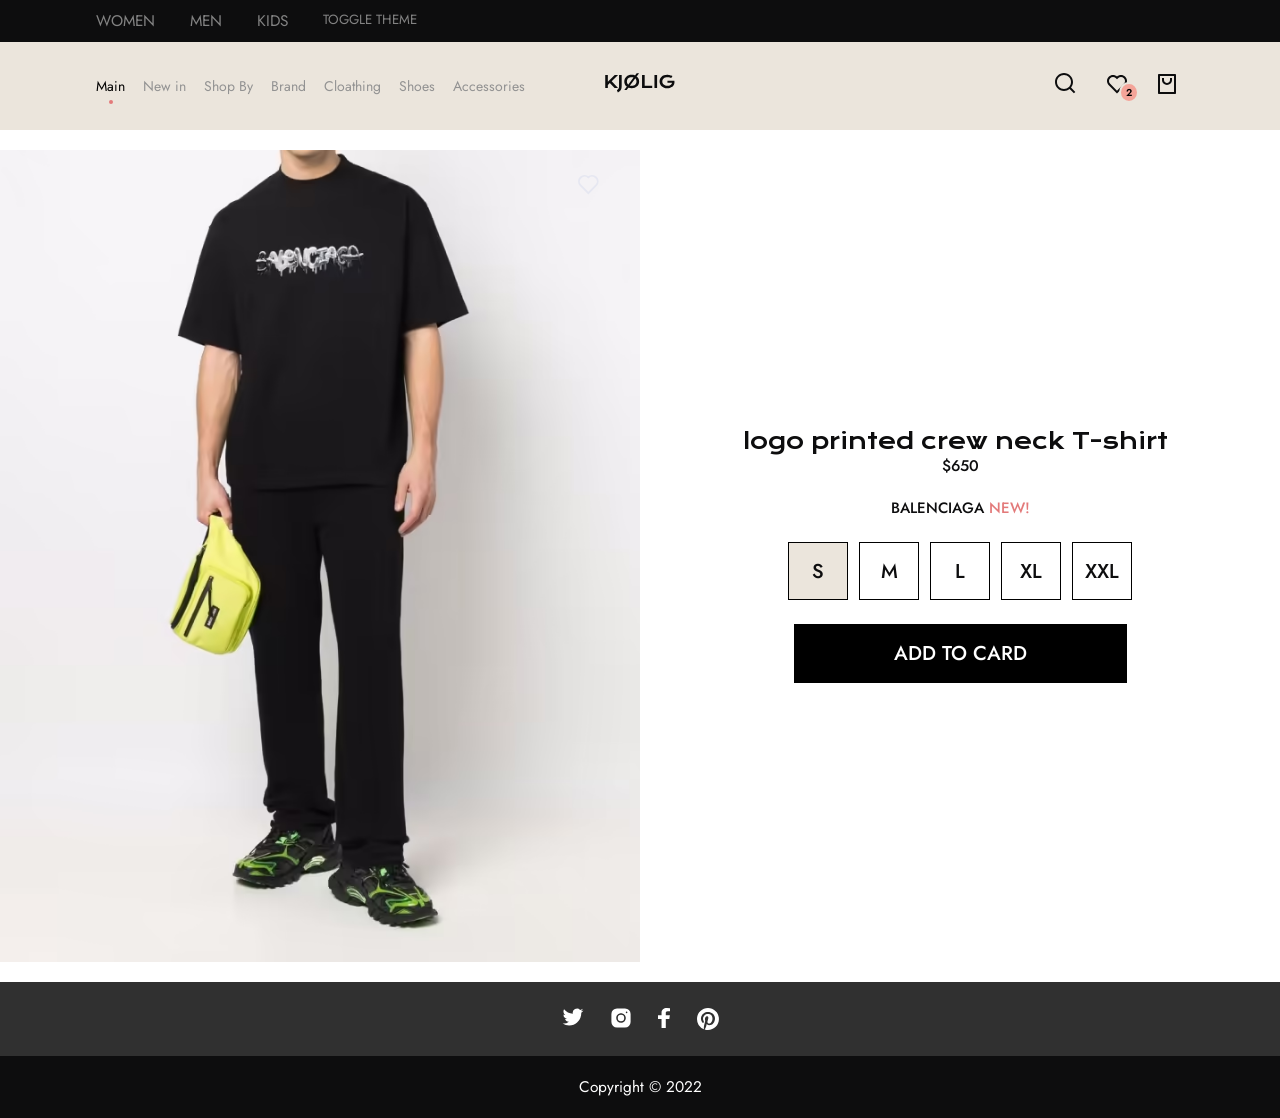
<file: Kjølig_eComm/product.html>
<!DOCTYPE html>
<html class="" lang="en">

<head>
  <meta charset="UTF-8">
  <meta http-equiv="X-UA-Compatible" content="IE=edge">
  <meta name="viewport" content="width=device-width, initial-scale=1.0">
  <!-- maximum-scale=1.0, user-scalable=0 does not allow content to be scaled on Android. -->
  <!-- Disables forced link for phone number on iOS -->
  <meta name="format-detection" content="telephone=no">

  <meta name="description" content="Kjølig e-commerce">
  <meta name="theme-color" content="#000000">
  <link rel="icon" href="./img/favicon.svg">
  <link rel="mask-icon" href="./img/favicon.svg" color="#000000">
  <!-- <link rel="apple-touch-icon" href="apple-touch-icon.png"> -->
  <!-- <link rel="manifest" href="manifest.json"> -->

  <link rel="preload" href="fonts/Jost-VariableFont_wght.woff2" as="font" crossorigin>

  <!-- SEO
    <meta name="keywords" content="keyword1,">
    <meta name="robots" content="none,noindex,nofollow,noimageindex,noarchive,nosnippet">
    <meta name="Author" content="Author">
    <meta name="Copyright" content="Copyright">
    <meta name="Address" content="Address"> 
    <! - Redirect (reload) the page. Delay in seconds; url=Site / page address ->
    <meta http-equiv="refresh" content="seconds; url = URL">

    Facebook
    <! - site localization, for the Russian-language site ru_RU ->
    <meta property="og:locale" content="ru_RU">
    <! - content type, default is article ->
    <meta property="og:type" content="article">
    <! - the title of the page that will be displayed in the post of the social network ->
    <meta property="og:title" content="META tags">
    <! - page description ->
    <meta property="og:description" content="Description of the page about META tags">
    <! - link to the image that will be published in the post ->
    <meta property="og:image" content="path">
    <! - link to the current page ->
    <meta property="og: url" content="path">
    <! - site name ->
    <meta property="og:site_name" content="Freelancer for life">

    Twitter
    <! - Map type, default is summary ->
    <meta name="twitter: card" content="summary">
    <! - Author name / login ->
    <meta name="twitter: site" content="Ivan">
    <! - Page title ->
    <meta name="twitter: title" content="META tags">
    <! - Page description ->
    <meta name="twitter: description" content="about META tags">
    <! - Link to image ->
    <meta name="twitter: image" content="path">
  -->

  <link rel="stylesheet" href="css/style.min.css">

  <!--? Use this if you want set multiple files. -->
  
  <link rel="stylesheet" href="css/product.min.css">
  

  <title>Some product</title>
</head>

<body>
  <header class="header">
  <div class="header__body">
    <div class="header__top">
      <div class="header__top-container container">
        <ul>
          <li><a class='header__top-ref' href='#' target='_blank' rel='noopener noreferrer'>Women</a></li>
          <li><a class='header__top-ref' href='#' target='_blank' rel='noopener noreferrer'>Men</a></li>
          <li><a class='header__top-ref' href='#' target='_blank' rel='noopener noreferrer'>Kids</a></li>
          <li>
            <button id="themeToggler" class='header__top-ref' type='button'>Toggle theme</button>
          </li>
        </ul>
      </div>
    </div>
    <div class="header__bottom">
      <div class="header__bottom-container container">
        <nav class="header__navmenu navmenu">
          <div class="navmenu__body">
            <ul class='navmenu__list'>
              <li><a class="active" href='/' target='_blank' rel='noopener noreferrer'>Main</a></li>
              <li><a href='#' target='_blank' rel='noopener noreferrer'>New in</a></li>
              <li><a href='#' target='_blank' rel='noopener noreferrer'>Shop By</a></li>
              <li><a href='#' target='_blank' rel='noopener noreferrer'>Brand</a></li>
              <li><a href='#' target='_blank' rel='noopener noreferrer'>Cloathing</a></li>
              <li><a href='#' target='_blank' rel='noopener noreferrer'>Shoes</a></li>
              <li><a href='#' target='_blank' rel='noopener noreferrer'>Accessories</a></li>
            </ul>
          </div>
        </nav>
        <div class="header__left-menu">
          <button aria-label="burger-menu" type="button" id="burgerButton" class="header__burger burger-btn">
            <svg class="burger-btn__svg" width="25" height="30" viewBox="0 0 150 100" xmlns="http://www.w3.org/2000/svg">
              <rect class="burger-btn__rect-top" width="100%" height="10%" x="0" y="0%" fill="#fff" />
              <rect class="burger-btn__rect-center" width="60%" height="10%" x="0" y="45%" fill="#fff" />
              <rect class="burger-btn__rect-bottom" width="100%" height="10%" x="0" y="90%" fill="#fff" />
            </svg>
          </button>
          <button data-modal-link="search" type="button" aria-label="search product" class="actions__item">
            <svg width="21" height="21" viewBox="0 0 21 21" fill="none" xmlns="http://www.w3.org/2000/svg">
              <path
                d="M16.031 14.617L20.314 18.899L18.899 20.314L14.617 16.031C13.0237 17.3082 11.042 18.0029 9 18C4.032 18 0 13.968 0 9C0 4.032 4.032 0 9 0C13.968 0 18 4.032 18 9C18.0029 11.042 17.3082 13.0237 16.031 14.617ZM14.025 13.875C15.2941 12.5699 16.0029 10.8204 16 9C16 5.132 12.867 2 9 2C5.132 2 2 5.132 2 9C2 12.867 5.132 16 9 16C10.8204 16.0029 12.5699 15.2941 13.875 14.025L14.025 13.875Z"
                fill="#0D0D0E" />
            </svg>
          </button>
        </div>
        <a href="index.html" class="header__logo logo" aria-label="logo-RefToMainPage">
          <svg width="70" height="20" viewBox="0 0 70 20" fill="none" xmlns="http://www.w3.org/2000/svg">
  <path
    d="M0.226074 2.02588H2.85742V8.74121L9.70557 2.02588H13.0757L6.68408 8.21826L13.0757 15H9.57275L4.7915 10.0527L2.85742 11.9204V15H0.226074V2.02588ZM11.8721 17.1499C12.2539 16.9175 12.5804 16.674 12.8516 16.4194C13.1283 16.1649 13.3551 15.8826 13.5322 15.5728C13.7093 15.2684 13.8394 14.9281 13.9224 14.5518C14.0054 14.1699 14.0469 13.7383 14.0469 13.2568V2.02588H16.6782V12.7837C16.6782 13.3592 16.6533 13.8849 16.6035 14.3608C16.5537 14.8312 16.4707 15.2629 16.3545 15.6558C16.2438 16.0542 16.0916 16.4194 15.8979 16.7515C15.7098 17.0835 15.4746 17.3989 15.1924 17.6978C14.9157 17.9966 14.5864 18.2843 14.2046 18.561C13.8283 18.8377 13.3911 19.1172 12.8931 19.3994L11.8721 17.1499ZM31.6777 0.307617H34.0601L21.6587 17.042H19.2764L31.6777 0.307617ZM19.2847 8.47559C19.2847 7.49609 19.4645 6.59961 19.8242 5.78613C20.1839 4.97266 20.6875 4.27539 21.335 3.69434C21.988 3.10775 22.7682 2.65397 23.6758 2.33301C24.5889 2.01204 25.5988 1.85156 26.7056 1.85156C27.8068 1.85156 28.814 2.01204 29.7271 2.33301C30.6401 2.65397 31.4204 3.10775 32.0679 3.69434C32.7209 4.27539 33.2272 4.97266 33.5869 5.78613C33.9466 6.59961 34.1265 7.49609 34.1265 8.47559C34.1265 9.46061 33.9466 10.3654 33.5869 11.1899C33.2272 12.009 32.7209 12.7145 32.0679 13.3066C31.4204 13.8988 30.6401 14.3608 29.7271 14.6929C28.814 15.0194 27.8068 15.1826 26.7056 15.1826C25.5988 15.1826 24.5889 15.0194 23.6758 14.6929C22.7682 14.3608 21.988 13.8988 21.335 13.3066C20.6875 12.7145 20.1839 12.009 19.8242 11.1899C19.4645 10.3654 19.2847 9.46061 19.2847 8.47559ZM21.916 8.47559C21.916 9.14518 22.035 9.74837 22.2729 10.2852C22.5164 10.8219 22.8512 11.2812 23.2773 11.6631C23.709 12.0394 24.2153 12.3299 24.7964 12.5347C25.383 12.7394 26.0194 12.8418 26.7056 12.8418C27.3918 12.8418 28.0254 12.7394 28.6064 12.5347C29.193 12.3299 29.6994 12.0394 30.1255 11.6631C30.5516 11.2812 30.8864 10.8219 31.1299 10.2852C31.3734 9.74837 31.4951 9.14518 31.4951 8.47559C31.4951 7.80599 31.3734 7.20557 31.1299 6.67432C30.8864 6.14307 30.5516 5.69482 30.1255 5.32959C29.6994 4.95882 29.193 4.6766 28.6064 4.48291C28.0254 4.28923 27.3918 4.19238 26.7056 4.19238C26.0194 4.19238 25.383 4.28923 24.7964 4.48291C24.2153 4.6766 23.709 4.95882 23.2773 5.32959C22.8512 5.69482 22.5164 6.14307 22.2729 6.67432C22.035 7.20557 21.916 7.80599 21.916 8.47559ZM37.0483 2.02588H39.6797V12.6924H47.2251V15H37.0483V2.02588ZM49.4497 2.02588H52.0977V15H49.4497V2.02588ZM54.5713 8.39258C54.5713 7.47949 54.7428 6.62728 55.0859 5.83594C55.429 5.03906 55.9299 4.34733 56.5884 3.76074C57.2469 3.17415 58.0549 2.71208 59.0122 2.37451C59.9751 2.03695 61.0763 1.86816 62.3159 1.86816C62.7642 1.86816 63.2124 1.89307 63.6606 1.94287C64.1144 1.98714 64.5599 2.05908 64.9971 2.15869C65.4398 2.2583 65.8687 2.38558 66.2837 2.54053C66.7043 2.68994 67.1027 2.86979 67.479 3.08008L66.2671 5.07227C66.0402 4.93945 65.7829 4.82048 65.4951 4.71533C65.2074 4.60465 64.8975 4.51335 64.5654 4.44141C64.2389 4.36393 63.8986 4.30583 63.5444 4.26709C63.1958 4.22835 62.8444 4.20898 62.4902 4.20898C61.6712 4.20898 60.9408 4.31413 60.2988 4.52441C59.6569 4.72917 59.1146 5.01969 58.6719 5.396C58.2292 5.76676 57.8916 6.21224 57.6592 6.73242C57.4268 7.2526 57.3105 7.82259 57.3105 8.44238C57.3105 9.08431 57.4323 9.67367 57.6758 10.2104C57.9193 10.7472 58.2651 11.2093 58.7134 11.5967C59.1616 11.984 59.7039 12.2884 60.3403 12.5098C60.9767 12.7256 61.6878 12.8335 62.4736 12.8335C63.099 12.8335 63.6717 12.7643 64.1919 12.626C64.7121 12.4821 65.1659 12.2801 65.5532 12.02C65.9406 11.7599 66.256 11.4473 66.4995 11.082C66.743 10.7113 66.9035 10.2962 66.981 9.83691H62.4487V7.67041H69.3467V7.67871L69.355 7.67041C69.4933 8.33447 69.5348 8.98193 69.4795 9.61279C69.4297 10.2381 69.2858 10.8302 69.0479 11.3892C68.8154 11.9425 68.4945 12.4517 68.085 12.9165C67.6755 13.3813 67.1857 13.7826 66.6157 14.1201C66.0457 14.4521 65.3983 14.7122 64.6733 14.9004C63.9484 15.083 63.1543 15.1743 62.291 15.1743C61.0846 15.1743 60.0028 14.9972 59.0454 14.6431C58.0936 14.2889 57.2856 13.8047 56.6216 13.1904C55.9575 12.5762 55.4484 11.8568 55.0942 11.0322C54.7456 10.2077 54.5713 9.3278 54.5713 8.39258Z"
    fill="#000" />
</svg>
        </a>
        <div class="header__actions actions">
          <button data-modal-link="search" type="button" aria-label="search product" class="actions__item actions__search">
            <svg width="21" height="21" viewBox="0 0 21 21" fill="none" xmlns="http://www.w3.org/2000/svg">
              <path
                d="M16.031 14.617L20.314 18.899L18.899 20.314L14.617 16.031C13.0237 17.3082 11.042 18.0029 9 18C4.032 18 0 13.968 0 9C0 4.032 4.032 0 9 0C13.968 0 18 4.032 18 9C18.0029 11.042 17.3082 13.0237 16.031 14.617ZM14.025 13.875C15.2941 12.5699 16.0029 10.8204 16 9C16 5.132 12.867 2 9 2C5.132 2 2 5.132 2 9C2 12.867 5.132 16 9 16C10.8204 16.0029 12.5699 15.2941 13.875 14.025L14.025 13.875Z"
                fill="#0D0D0E" />
            </svg>
          </button>
          <button type="button" id="favorites" aria-label="favorites" class="actions__item actions__favorites submenu-open-button">
            <svg width="20" height="19" viewBox="0 0 20 19" fill="none" xmlns="http://www.w3.org/2000/svg">
              <path
                d="M10.001 1.52898C12.35 -0.58002 15.98 -0.51002 18.243 1.75698C20.505 4.02498 20.583 7.63698 18.479 9.99298L9.99901 18.485L1.52101 9.99298C-0.582994 7.63698 -0.503994 4.01898 1.75701 1.75698C4.02201 -0.50702 7.64501 -0.58302 10.001 1.52898ZM16.827 3.16998C15.327 1.66798 12.907 1.60698 11.337 3.01698L10.002 4.21498L8.66601 3.01798C7.09101 1.60598 4.67601 1.66798 3.17201 3.17198C1.68201 4.66198 1.60701 7.04698 2.98001 8.62298L10 15.654L17.02 8.62398C18.394 7.04698 18.319 4.66498 16.827 3.16998Z"
                fill="#0D0D0E" />
            </svg>

            <ul id="favoritesMenu" class="submenu submenu_to-left">
              <li><article class="product">
  <a href="#" class="product__body">
    <div class="product__image">
<picture><source srcset="img/content/card-mini5.avif" type="image/avif"><source srcset="img/content/card-mini5.webp" type="image/webp"><img src="img/content/card-mini5.jpg" loading='lazy' alt='product1' width=50 height=50></picture>
    </div>
    <div class="product__content">
      <span class="product__title">ProductName</span>
      <span class="product__price">10₽</span>
    </div>
  </a>
</article></li>
              <li><article class="product">
  <a href="#" class="product__body">
    <div class="product__image">
<picture><source srcset="img/content/card-mini5.avif" type="image/avif"><source srcset="img/content/card-mini5.webp" type="image/webp"><img src="img/content/card-mini5.jpg" loading='lazy' alt='product1' width=50 height=50></picture>
    </div>
    <div class="product__content">
      <span class="product__title">ProductName</span>
      <span class="product__price">10₽</span>
    </div>
  </a>
</article></li>
            </ul>
            <div class="actions__counter active">2</div>
          </button>
          <button type="button" id="card" aria-label="your cart" class="actions__item submenu-open-button">
            <svg width="18" height="20" viewBox="0 0 18 20" fill="none" xmlns="http://www.w3.org/2000/svg">
              <path
                d="M17 20H1C0.734784 20 0.48043 19.8946 0.292893 19.7071C0.105357 19.5196 0 19.2652 0 19V1C0 0.734784 0.105357 0.48043 0.292893 0.292893C0.48043 0.105357 0.734784 0 1 0H17C17.2652 0 17.5196 0.105357 17.7071 0.292893C17.8946 0.48043 18 0.734784 18 1V19C18 19.2652 17.8946 19.5196 17.7071 19.7071C17.5196 19.8946 17.2652 20 17 20ZM16 18V2H2V18H16ZM6 4V6C6 6.79565 6.31607 7.55871 6.87868 8.12132C7.44129 8.68393 8.20435 9 9 9C9.79565 9 10.5587 8.68393 11.1213 8.12132C11.6839 7.55871 12 6.79565 12 6V4H14V6C14 7.32608 13.4732 8.59785 12.5355 9.53553C11.5979 10.4732 10.3261 11 9 11C7.67392 11 6.40215 10.4732 5.46447 9.53553C4.52678 8.59785 4 7.32608 4 6V4H6Z"
                fill="#0D0D0E" />
            </svg>

            <ul id="cardMenu" class="submenu submenu_to-left">
              <li><article class="product">
  <a href="#" class="product__body">
    <div class="product__image">
<picture><source srcset="img/content/card-mini5.avif" type="image/avif"><source srcset="img/content/card-mini5.webp" type="image/webp"><img src="img/content/card-mini5.jpg" loading='lazy' alt='product1' width=50 height=50></picture>
    </div>
    <div class="product__content">
      <span class="product__title">ProductName</span>
      <span class="product__price">10₽</span>
    </div>
  </a>
</article></li>
            </ul>
          </button>
        </div>
      </div>


      <nav class="fullscreen-navmenu">
        <div class="fullscreen-navmenu__body">
          <ul>
            <li><a class="fs-element" href='/' target='_blank' rel='noopener noreferrer'>Main</a></li>
            <li><a class="fs-element" href='#' target='_blank' rel='noopener noreferrer'>New in</a></li>
            <li><a class="fs-element" href='#' target='_blank' rel='noopener noreferrer'>Shop By</a></li>
            <li><a class="fs-element" href='#' target='_blank' rel='noopener noreferrer'>Brand</a></li>
            <li><a class="fs-element" href='#' target='_blank' rel='noopener noreferrer'>Cloathing</a></li>
            <li><a class="fs-element" href='#' target='_blank' rel='noopener noreferrer'>Shoes</a></li>
            <li><a class="fs-element" href='#' target='_blank' rel='noopener noreferrer'>Accessories</a></li>
          </ul>
        </div>
      </nav>
    </div>
  </div>
</header>

  <main class="main">
    <div class="main__body">
      <section class="product-block block">
        <div class="product-block__body">
          <div class="product-block__image">
<picture><source srcset="img/content/product-S.avif" type="image/avif"><source srcset="img/content/product-S.webp" type="image/webp"><img class="product-content" src="img/content/product-S.jpg" alt='product'></picture>
<picture><source srcset="img/content/product-S.avif" type="image/avif"><source srcset="img/content/product-S.webp" type="image/webp"><img class="product-content" src="img/content/product-S.jpg" loading='lazy' alt='product'></picture>
<picture><source srcset="img/content/product-S.avif" type="image/avif"><source srcset="img/content/product-S.webp" type="image/webp"><img class="product-content" src="img/content/product-S.jpg" loading='lazy' alt='product'></picture>
<picture><source srcset="img/content/product-S.avif" type="image/avif"><source srcset="img/content/product-S.webp" type="image/webp"><img class="product-content" src="img/content/product-S.jpg" loading='lazy' alt='product'></picture>
<picture><source srcset="img/content/product-S.avif" type="image/avif"><source srcset="img/content/product-S.webp" type="image/webp"><img class="product-content" src="img/content/product-S.jpg" loading='lazy' alt='product'></picture>
            <div class="product-block__in-favs favs">
              <svg width="20" height="19" viewBox="0 -2 30 30" fill="none" xmlns="http://www.w3.org/2000/svg">
  <path
    d="M10.001 1.52898C12.35 -0.58002 15.98 -0.51002 18.243 1.75698C20.505 4.02498 20.583 7.63698 18.479 9.99298L9.99901 18.485L1.52101 9.99298C-0.582994 7.63698 -0.503994 4.01898 1.75701 1.75698C4.02201 -0.50702 7.64501 -0.58302 10.001 1.52898Z"
    fill="transparent" stroke="#E6E7F1" stroke-width="2" />
</svg>
            </div>
            <div class="decor-line">
              <div class="decor-line__subline"></div>
            </div>
          </div>
          <div class="product-block__about">
            <div class="product-block__main-about">
              <h1 class="product-block__title">logo printed crew neck T-shirt</h1>
              <span class="product-block__price dollars">650</span>
            </div>
            <span class="product-block__brand-name new">Balenciaga</span>
            <div class="product-block__accord-buttons">
              <button data-toggle-elem-number="0" class='product-block__accord-btn' aria-label='size S' type='button'>S</button>
              <button data-toggle-elem-number="1" class='product-block__accord-btn' aria-label='size M' type='button'>M</button>
              <button data-toggle-elem-number="2" class='product-block__accord-btn' aria-label='size L' type='button'>L</button>
              <button data-toggle-elem-number="3" class='product-block__accord-btn' aria-label='size XL' type='button'>XL</button>
              <button data-toggle-elem-number="4" class='product-block__accord-btn' aria-label='size XXL' type='button'>XXL</button>
            </div>
            <button class='product-block__add-to-card' type='button'>Add to card</button>
          </div>
        </div>
      </section>
    </div>
  </main>
  <section id="search" class="modal-window">
    <div class="modal-window__body">
      <div class="modal-window__content">
        <form class="searchbar">
          <input id="searchInput" class="searchbar__input" type="search" placeholder="input" required="Name of product...">
          <button aria-label="search" class="searchbar__submit" type="submit">
            <img src="img/header/loupe.svg" alt="search">
          </button>
        </form>
      </div>
    </div>
  </section>

  <footer class="footer">
  <div class="footer__body">
    <div class="footer__top">
      <div class="footer__socials">
        <a href="#" class="footer__social-item">
          <img src="img/footer/twitter.svg" loading='lazy' alt='twitter'>
        </a>
        <a href="#" class="footer__social-item">
          <img src="img/footer/inst.svg" loading='lazy' alt='instagramm'>
        </a>
        <a href="#" class="footer__social-item">
          <img src="img/footer/facebook.svg" loading='lazy' alt='facebook'>
        </a>
        <a href="#" class="footer__social-item">
          <img src="img/footer/pinterest.svg" loading='lazy' alt='pinterest'>
        </a>
      </div>
    </div>
    <div class="footer__bottom">
      <span class="footer__copyright">Copyright © 2022</span>
    </div>
  </div>
</footer>
</body>


<script type="module" src="scripts/script.js"></script>




<script type="module" src="scripts/product.js"></script>


</html>

<!-- 
  Made in Russia, with ❤, by Ivan Ulyanov. 
-->
</file>
<file: Kjølig_eComm/css/style.min.css>
:root{--text-c:#0d0d0e;--font-family:Jost;--bg:#fff;--header-bg:#ebe5dc;--icon-c:#0d0d0e;--dec-line-c:#d7d7d7;--dec-subline-c:#0d0d0e;--slider-btn-c:#000;--header-links-color:#929292;--header-active-links-color:#000;--cat-prod-bg:#fff}.dark{--text-c:#fff;--bg:#1d1d1f;--header-bg:#48433d;--icon-c:#fff;--dec-line-c:#2d2925;--dec-subline-c:#48433d;--slider-btn-c:#48433d;--header-links-color:#d1d1d1;--header-active-links-color:#fff;--cat-prod-bg:#48433d}*{padding:0;margin:0;border:0}*,:after,:before{-webkit-box-sizing:border-box;box-sizing:border-box}::active{outline:0}a:active{outline:0}aside,footer,header,nav{display:block}body,html{height:100%;width:100%;font-size:100%;line-height:1;-ms-text-size-adjust:100%;-moz-text-size-adjust:100%;-webkit-text-size-adjust:100%}html{-webkit-tap-highlight-color:transparent}input::-ms-clear{display:none}button{cursor:pointer;background:0 0}button::-moz-focus-inner{padding:0;border:0}a,a:visited{text-decoration:none}a:hover{text-decoration:none}li,ul{list-style:none}img{vertical-align:top}h1,h2,h3,h4,h5,h6{font-size:inherit;font-weight:400}address{font-style:normal}.footer{background:#303030}.footer__body{text-align:center}.footer__top{padding:20px 30px 20px 30px}.footer__socials>:not(:last-child){margin-right:10px}.footer__social-item{padding:5px 5px 5px 5px;display:inline-block;border:1px solid rgba(255,255,255,0)}.footer__social-item:focus,.footer__social-item:hover{border-color:#fff}.footer__bottom{background:#0d0d0e;padding:20px 18px 20px 18px}.footer__copyright{color:#fff}@font-face{font-family:Jost;font-display:swap;src:url(../fonts/Jost-VariableFont_wght.woff2) format("woff2-variations");font-weight:100;font-style:normal}@font-face{font-family:Jost;font-display:swap;src:url(../fonts/Jost-VariableFont_wght.woff2) format("woff2-variations");font-weight:200;font-style:normal}@font-face{font-family:Jost;font-display:swap;src:url(../fonts/Jost-VariableFont_wght.woff2) format("woff2-variations");font-weight:300;font-style:normal}@font-face{font-family:Jost;font-display:swap;src:url(../fonts/Jost-VariableFont_wght.woff2) format("woff2-variations");font-weight:400;font-style:normal}@font-face{font-family:Jost;font-display:swap;src:url(../fonts/Jost-VariableFont_wght.woff2) format("woff2-variations");font-weight:500;font-style:normal}@font-face{font-family:Jost;font-display:swap;src:url(../fonts/Jost-VariableFont_wght.woff2) format("woff2-variations");font-weight:600;font-style:normal}@font-face{font-family:Jost;font-display:swap;src:url(../fonts/Jost-VariableFont_wght.woff2) format("woff2-variations");font-weight:700;font-style:normal}@font-face{font-family:Jost;font-display:swap;src:url(../fonts/Jost-VariableFont_wght.woff2) format("woff2-variations");font-weight:800;font-style:normal}@font-face{font-family:Jost;font-display:swap;src:url(../fonts/Jost-VariableFont_wght.woff2) format("woff2-variations");font-weight:900;font-style:normal}@font-face{font-family:KronaOne;font-display:swap;src:url(../fonts/KronaOne-Regular.woff2) format("woff2");font-weight:400;font-style:normal}@font-face{font-family:Roboto-bl;font-display:swap;src:url(../fonts/Roboto-Black.woff2) format("woff2");font-weight:900;font-style:normal}@font-face{font-family:Roboto;font-display:swap;src:url(../fonts/Roboto-Italic.woff2) format("woff2");font-weight:400;font-style:italic}@font-face{font-family:Roboto-m;font-display:swap;src:url(../fonts/Roboto-Medium.woff2) format("woff2");font-weight:500;font-style:normal}@font-face{font-family:Roboto;font-display:swap;src:url(../fonts/Roboto-Regular.woff2) format("woff2");font-weight:400;font-style:normal}.container{margin:auto}.adaptive-image{display:block;position:relative;padding:0 0 100% 0}.adaptive-image img{position:absolute;top:0;left:0;width:100%;height:100%;-o-object-fit:cover;object-fit:cover}.modal-window{position:fixed;z-index:15;top:0;left:0;background:rgba(0,0,0,.275);width:100%;height:100%;overflow:hidden;opacity:0;pointer-events:none;-webkit-transition:all .5s ease;-o-transition:all .5s ease;transition:all .5s ease}.modal-window.active{overflow:auto;opacity:1;pointer-events:all}.modal-window__body{display:-webkit-box;display:-ms-flexbox;display:flex;-webkit-box-orient:horizontal;-webkit-box-direction:normal;-ms-flex-flow:row nowrap;flex-flow:row nowrap;height:100%;-webkit-box-pack:center;-ms-flex-pack:center;justify-content:center;-webkit-box-align:center;-ms-flex-align:center;align-items:center}.fullscreen-navmenu{position:fixed;top:0;right:-100%;z-index:4!important;width:100%;height:100%;font-size:30px;color:#fff;display:-webkit-box;display:-ms-flexbox;display:flex;-webkit-box-orient:vertical;-webkit-box-direction:normal;-ms-flex-flow:column nowrap;flex-flow:column nowrap;-webkit-transition:right .5s ease;-o-transition:right .5s ease;transition:right .5s ease}.fullscreen-navmenu.active{right:0}.fullscreen-navmenu__body{display:-webkit-box;display:-ms-flexbox;display:flex;-webkit-box-orient:vertical;-webkit-box-direction:normal;-ms-flex-flow:column nowrap;flex-flow:column nowrap;overflow:auto;background:rgba(0,0,0,.678);min-height:100%}.fullscreen-navmenu__body ul{margin:0 auto;width:100%}.fullscreen-navmenu__body ul li:not(:last-child){border-bottom:1px solid #fff}.fullscreen-navmenu__body ul .fs-element{display:-webkit-box;display:-ms-flexbox;display:flex;-webkit-box-flex:1;-ms-flex-positive:1;flex-grow:1;-webkit-box-pack:center;-ms-flex-pack:center;justify-content:center;padding:25px 0 25px 0;color:#fff}.burger-btn{z-index:5;display:block;cursor:pointer}.burger-btn:focus rect,.burger-btn:hover rect{fill:#aa9627}.burger-btn__svg *{-webkit-transition:all .5s ease;-o-transition:all .5s ease;transition:all .5s ease;fill:var(--text-c)}.burger-btn__rect-top{-webkit-transform-origin:center;-ms-transform-origin:center;transform-origin:center}.burger-btn__rect-bottom{-webkit-transform-origin:center;-ms-transform-origin:center;transform-origin:center}.burger-btn.active .burger-btn__rect-top{-webkit-transform:rotate(45deg) translate(-5%,50%);-ms-transform:rotate(45deg) translate(-5%,50%);transform:rotate(45deg) translate(-5%,50%)}.burger-btn.active .burger-btn__rect-center{visibility:hidden;opacity:0;pointer-events:none;height:0}.burger-btn.active .burger-btn__rect-bottom{-webkit-transform:rotate(-45deg) translate(-5%,-50%);-ms-transform:rotate(-45deg) translate(-5%,-50%);transform:rotate(-45deg) translate(-5%,-50%)}.searchbar{display:-webkit-box;display:-ms-flexbox;display:flex;-webkit-box-orient:horizontal;-webkit-box-direction:normal;-ms-flex-flow:row nowrap;flex-flow:row nowrap;background:#fff;border-radius:5px}.searchbar__input{border-top-left-radius:5px;border-bottom-left-radius:5px;padding:10px;min-width:300px}.searchbar__submit{padding:0 10px 0 10px;-webkit-transition:all .3s ease;-o-transition:all .3s ease;transition:all .3s ease}.searchbar__submit img{width:20px;height:20px}.header{-webkit-box-pack:center;-ms-flex-pack:center;justify-content:center;z-index:5;background:var(--header-bg);width:100%}.header__body{display:-webkit-box;display:-ms-flexbox;display:flex;-webkit-box-orient:vertical;-webkit-box-direction:normal;-ms-flex-flow:column nowrap;flex-flow:column nowrap;-webkit-box-pack:justify;-ms-flex-pack:justify;justify-content:space-between;-webkit-box-align:center;-ms-flex-align:center;align-items:center}.header__body *{z-index:5}.header__top{width:100%;background:#0d0d0e}.header__top ul{display:-webkit-box;display:-ms-flexbox;display:flex;-webkit-box-orient:horizontal;-webkit-box-direction:normal;-ms-flex-flow:row wrap;flex-flow:row wrap;margin-left:-5px}.header__top ul>:not(:last-child){margin-right:25px}.header__top-ref{position:relative;display:inline-block;text-transform:uppercase;color:#838383;padding:10px 5px 10px 5px}.header__top-ref:after{position:absolute;top:20%;left:50%;-webkit-transform:translate(-50%,-50%);-ms-transform:translate(-50%,-50%);transform:translate(-50%,-50%);width:3px;height:3px;border-radius:50%;background:#fff;overflow:hidden;opacity:0;pointer-events:none;-webkit-transition:all .2s ease;-o-transition:all .2s ease;transition:all .2s ease;content:''}.header__top-ref:focus,.header__top-ref:hover{color:#fff}.header__top-ref:focus:after,.header__top-ref:hover:after{overflow:auto;opacity:1;pointer-events:all}.header__bottom{width:100%;padding:23px 0 23px 0}.header__bottom-container{display:grid;grid-template:'nav logo actions' 1fr/1.4fr .2fr 1.4fr;-webkit-box-align:center;-ms-flex-align:center;align-items:center;gap:20px}.header__navmenu{grid-area:nav}.header__left-menu{grid-area:nav;display:-webkit-box;display:-ms-flexbox;display:flex;-webkit-box-orient:horizontal;-webkit-box-direction:normal;-ms-flex-flow:row wrap;flex-flow:row wrap}.header__left-menu>:not(:last-child){margin-right:15px}.header__burger{justify-self:start}.header__logo{grid-area:logo;justify-self:center}.header__actions{grid-area:actions;justify-self:end}.actions>:not(:last-child){margin-right:10px}.actions__item{position:relative;padding:8px 8px 8px 8px}.actions__item path{fill:var(--icon-c);-webkit-transition:all .2s ease;-o-transition:all .2s ease;transition:all .2s ease}.actions__item:focus path,.actions__item:hover path{fill:#aa9627}.actions__counter{display:none;position:absolute;bottom:10%;right:-10%;background:#f4a499;color:#000;border:2px solid #ebe5dc;padding:1px;min-width:20px;font-weight:600;font-size:10px;border-radius:50%;z-index:1}.actions__counter.active{display:block}.navmenu__body{display:-webkit-box;display:-ms-flexbox;display:flex}.navmenu__list{display:-webkit-box;display:-ms-flexbox;display:flex;-webkit-box-orient:horizontal;-webkit-box-direction:normal;-ms-flex-flow:row wrap;flex-flow:row wrap}.navmenu__list li{margin-right:10px;margin-left:-8px}.navmenu__list li a,.navmenu__list li button{position:relative;display:inline-block;font-size:14px;padding:4px 8px 4px 8px;color:var(--header-links-color);-webkit-transition:all .2s ease;-o-transition:all .2s ease;transition:all .2s ease}.navmenu__list li a:after,.navmenu__list li button:after{overflow:hidden;opacity:0;pointer-events:none;position:absolute;display:inline-block;bottom:-20%;left:50%;-webkit-transform:translate(-50%,-50%);-ms-transform:translate(-50%,-50%);transform:translate(-50%,-50%);width:4px;height:4px;border-radius:50%;background:#e37a7a;-webkit-transition:all .5s ease;-o-transition:all .5s ease;transition:all .5s ease;content:''}.navmenu__list li a.active,.navmenu__list li a:focus,.navmenu__list li a:hover,.navmenu__list li button.active,.navmenu__list li button:focus,.navmenu__list li button:hover{color:var(--header-active-links-color)}.navmenu__list li a.active:after,.navmenu__list li a:focus:after,.navmenu__list li a:hover:after,.navmenu__list li button.active:after,.navmenu__list li button:focus:after,.navmenu__list li button:hover:after{overflow:auto;opacity:1;pointer-events:all}.logo{z-index:10}.logo path{fill:var(--icon-c)}.submenu-open-button{position:relative}.submenu{z-index:1;position:absolute;top:100%;overflow:hidden;opacity:0;pointer-events:none;border-radius:10px;border:2px solid #ebe5dc;background:var(--bg);color:var(--text-c);-webkit-transition:all .2s ease;-o-transition:all .2s ease;transition:all .2s ease}.submenu.show{position:absolute;overflow:auto;opacity:1;pointer-events:all;-webkit-box-pack:center;-ms-flex-pack:center;justify-content:center;-webkit-box-align:center;-ms-flex-align:center;align-items:center}.submenu_to-left{right:0}.submenu_to-right{left:0}body{position:relative;height:100%;color:var(--text-c);font:calc((100vw - 20rem)/ (90 - 20) * (1 - .75) + .75rem) var(--font-family)}body.scroll-block{overflow:hidden}body button{font-family:var(--font-family);color:var(--text-c)}.main{width:100%}.main__body{background:var(--bg)}.fullscreen{position:relative}.fullscreen__body{text-align:center;color:#fff}.fullscreen__slider{height:100vh;min-height:700px}.fullscreen__pag span{background:#fff;opacity:1;-webkit-transition:all .4s ease;-o-transition:all .4s ease;transition:all .4s ease;border:2px solid rgba(255,255,255,0)}.fullscreen__pag span.active{-webkit-transform:scale(1.5);-ms-transform:scale(1.5);transform:scale(1.5);background:grey;border-color:#fff}.fullscreen-slide{padding-top:20%;background:url(../img) no-repeat center/cover}.fullscreen-slide__body{display:-webkit-box;display:-ms-flexbox;display:flex;-webkit-box-orient:vertical;-webkit-box-direction:normal;-ms-flex-flow:column nowrap;flex-flow:column nowrap;height:100%;-webkit-box-pack:center;-ms-flex-pack:center;justify-content:center;-webkit-box-align:center;-ms-flex-align:center;align-items:center;padding-bottom:60px}.fullscreen-slide__body>:not(:last-child){margin-bottom:20px}.fullscreen-slide__title{text-shadow:0 0 20px #000;font-family:KronaOne;font-size:calc((100vw - 20rem)/ (90 - 20) * (5 - 1.875) + 1.875rem)}.fullscreen-slide__decor{padding-bottom:80px}.fullscreen-slide__decor img{-webkit-animation:decor-spin linear 10s infinite;animation:decor-spin linear 10s infinite}@-webkit-keyframes decor-spin{0%{-webkit-transform:rotate(0);transform:rotate(0)}50%{-webkit-transform:rotate(180deg);transform:rotate(180deg)}100%{-webkit-transform:rotate(360deg);transform:rotate(360deg)}}@keyframes decor-spin{0%{-webkit-transform:rotate(0);transform:rotate(0)}50%{-webkit-transform:rotate(180deg);transform:rotate(180deg)}100%{-webkit-transform:rotate(360deg);transform:rotate(360deg)}}.fullscreen-slide__text{text-shadow:0 0 20px #000}.fullscreen-slide__text-ref{color:inherit;text-decoration:underline;padding:5px 5px 5px 5px}.fullscreen-slide__text-ref:focus,.fullscreen-slide__text-ref:hover{text-decoration:none}.slider{overflow:hidden}.slider__body>:not(:last-child){margin-bottom:10px}.slider__control{position:relative;display:-webkit-box;display:-ms-flexbox;display:flex;-webkit-box-orient:horizontal;-webkit-box-direction:normal;-ms-flex-flow:row nowrap;flex-flow:row nowrap;-webkit-box-pack:end;-ms-flex-pack:end;justify-content:flex-end}.slider__next rect,.slider__prev rect{fill:var(--slider-btn-c)}.slider__next:focus rect,.slider__next:hover rect,.slider__prev:focus rect,.slider__prev:hover rect{fill:#4b4b48}.slider__next.unactive,.slider__prev.unactive{opacity:.3}.slider__prev{padding-right:5px}.slider__slider-wrapper{margin-right:-10%;padding-right:10px}.slider .swiper-slide-next+.swiper-slide+.swiper-slide+.swiper-slide img{opacity:.25}.slider_mini-cards .swiper-slide-next+.swiper-slide+.swiper-slide+.swiper-slide img{opacity:1}.slider_mini-cards .swiper-slide-next+.swiper-slide+.swiper-slide+.swiper-slide+.swiper-slide+.swiper-slide+.swiper-slide img{opacity:.25}.collection-card{color:var(--text-c);max-width:264px}.collection-card:focus .collection-card__title,.collection-card:hover .collection-card__title{text-decoration:underline}.collection-card_mini .collection-card__image{padding-bottom:140%}.collection-card_mini .collection-card__image img{-o-object-fit:cover;object-fit:cover}.collection-card__body>:not(:last-child){margin-bottom:10px}.collection-card__image{padding-bottom:140%}.collection-card__image img{-webkit-transition:all .4s ease;-o-transition:all .4s ease;transition:all .4s ease;-o-object-fit:contain;object-fit:contain;border-radius:16px}.collection-card__title{display:inline-block;font-size:18px;font-family:KronaOne}.collection-card__about{color:#929292}.decor-line{position:relative;width:100%;height:1.5px;background:var(--dec-line-c)}.decor-line__subline{position:absolute;top:0;left:0;height:1.5px;width:40%;background:var(--dec-subline-c)}.title{color:var(--text-c);font-size:36px;font-family:KronaOne}.block{padding:20px 0 20px 0}.favs{cursor:pointer}.favs path,.favs svg{-webkit-transition:all .2s ease;-o-transition:all .2s ease;transition:all .2s ease}.favs.active path,.favs.active svg,.favs:focus path,.favs:focus svg,.favs:hover path,.favs:hover svg{fill:#e37a7a;stroke:#e37a7a}.dollars:before{content:'$'}.product{background:var(--bg)}.product__body{display:-webkit-box;display:-ms-flexbox;display:flex;-webkit-box-orient:horizontal;-webkit-box-direction:normal;-ms-flex-flow:row nowrap;flex-flow:row nowrap;-webkit-box-pack:justify;-ms-flex-pack:justify;justify-content:space-between;padding:15px}.product__body>:not(:last-child){margin-right:30px}.product__body:focus .product__title,.product__body:hover .product__title{text-decoration:underline}.product__content{display:-webkit-box;display:-ms-flexbox;display:flex;-webkit-box-orient:vertical;-webkit-box-direction:normal;-ms-flex-flow:column nowrap;flex-flow:column nowrap;-webkit-box-pack:justify;-ms-flex-pack:justify;justify-content:space-between;color:var(--text-c);text-align:right}.product__title{font-weight:600}.categ-product__body{font-size:calc((100vw - 20rem)/ (90 - 20) * (1 - .875) + .875rem);background:var(--cat-prod-bg);border-radius:16px}.categ-product__main{padding:10px}.categ-product__main>:not(:last-child){margin-bottom:5px}.categ-product__image img{width:100%;border-top-right-radius:16px;border-top-left-radius:16px}.categ-product__brand{display:block;text-transform:uppercase;font-weight:500;color:var(--text-c)}.categ-product__title{display:block;color:var(--text-c)}.categ-product__footer{padding-top:11px;display:-webkit-box;display:-ms-flexbox;display:flex;-webkit-box-orient:horizontal;-webkit-box-direction:normal;-ms-flex-flow:row nowrap;flex-flow:row nowrap;-webkit-box-pack:justify;-ms-flex-pack:justify;justify-content:space-between;-webkit-box-align:end;-ms-flex-align:end;align-items:flex-end}.categ-product__price{color:#0d0d0e;font-weight:600;font-size:12px;padding:5px 6px 5px 12px;background:url(../img/price-bg.svg) no-repeat center/contain}@media (min-width:426px){.favs svg{width:30px;height:28px}}@media (min-width:730px){.fullscreen-navmenu{display:none}.burger-btn{display:none}.header__left-menu{display:none}}@media (min-width:768px){html{-ms-overflow-style:none;scrollbar-width:none}html ::-webkit-scrollbar{width:0}}@media (min-width:1440px){.container{width:70%}}@media (max-width:768px){.header__bottom{padding:13px 0 13px 0}.fullscreen__slider{min-height:500px}}@media (max-width:730px){.actions__search{display:none}.navmenu{display:none}}@media (max-width:426px){.container{width:95%}.searchbar__input{min-width:100px}.categ-product__favorites svg{width:30px;height:28px}}@media (min-width:768px) and (max-width:1440px){.container{width:85%}}@media (min-width:426px) and (max-width:768px){.container{width:90%}}
</file>
<file: Kjølig_eComm/css/category.min.css>
:root{--line-c:#ebe5dc}.dark{--line-c:#48433d}.categories-row__list{overflow-y:hidden;overflow-x:scroll;display:-webkit-box;display:-ms-flexbox;display:flex;-webkit-box-orient:horizontal;-webkit-box-direction:normal;-ms-flex-flow:row nowrap;flex-flow:row nowrap;white-space:nowrap;margin:0 -5px}.categories-row__list>:not(:last-child){margin-right:15px}.categories-row__element{display:inline-block;padding:10px 5px;font-size:calc((100vw - 20rem)/ (90 - 20) * (.9375 - .875) + .875rem);opacity:.5;color:var(--text-c);-webkit-transition:all .2s ease;-o-transition:all .2s ease;transition:all .2s ease}.categories-row__element.active,.categories-row__element:focus,.categories-row__element:hover{opacity:1}.stories{border-top:1px solid var(--line-c);border-bottom:1px solid var(--line-c)}.stories__body{overflow-y:hidden;overflow-x:scroll;display:-webkit-box;display:-ms-flexbox;display:flex;-webkit-box-orient:horizontal;-webkit-box-direction:normal;-ms-flex-flow:row nowrap;flex-flow:row nowrap;white-space:nowrap}.stories__story{display:inline-block;padding:5px}.products__content{padding-top:15px;-webkit-column-count:2;-moz-column-count:2;column-count:2;-webkit-column-gap:10px;-moz-column-gap:10px;column-gap:10px}.products__content>*{padding-bottom:15px}.products__title{text-align:center;padding-bottom:15px}.products__actions{position:sticky;top:5px;display:-webkit-box;display:-ms-flexbox;display:flex;-webkit-box-orient:horizontal;-webkit-box-direction:normal;-ms-flex-flow:row nowrap;flex-flow:row nowrap;-webkit-box-pack:center;-ms-flex-pack:center;justify-content:center;-webkit-box-align:center;-ms-flex-align:center;align-items:center}.products__actions>:not(:last-child){margin-right:10px}.products__button{padding:12px;background:var(--bg);color:var(--text-c);display:-webkit-box;display:-ms-flexbox;display:flex;-webkit-box-orient:horizontal;-webkit-box-direction:normal;-ms-flex-flow:row nowrap;flex-flow:row nowrap;-webkit-box-align:center;-ms-flex-align:center;align-items:center;text-transform:uppercase;font-weight:500;border-radius:8px;-webkit-transition:all .2s ease;-o-transition:all .2s ease;transition:all .2s ease;-webkit-filter:brightness(97%);filter:brightness(97%)}.products__button svg{margin-left:5px}.products__button svg path{fill:var(--text-c)}.products__button:focus,.products__button:hover{text-decoration:underline}.products__footer{display:-webkit-box;display:-ms-flexbox;display:flex;-webkit-box-orient:vertical;-webkit-box-direction:normal;-ms-flex-flow:column nowrap;flex-flow:column nowrap;-webkit-box-pack:center;-ms-flex-pack:center;justify-content:center;-webkit-box-align:center;-ms-flex-align:center;align-items:center}.products__footer>:not(:last-child){margin-bottom:15px}.products__load{font-size:16px;background:#000;color:#fff;padding:15px;border-radius:10px;-webkit-transition:all .2s ease;-o-transition:all .2s ease;transition:all .2s ease;border:1px solid #fff}.products__load:focus,.products__load:hover{-webkit-filter:invert();filter:invert()}@media (min-width:426px){.products__content{display:grid;grid-template-columns:repeat(3,1fr);-webkit-box-align:center;-ms-flex-align:center;align-items:center;gap:15px}}@media (min-width:768px){.products__content{grid-template-columns:repeat(4,1fr)}}@media (min-width:1440px){.products__content{grid-template-columns:repeat(6,1fr)}}
</file>
<file: Kjølig_eComm/css/product.min.css>
:root{--btn-bor-c:#000;--btn-active-c:#ebe5dc}.dark{--btn-bor-c:#fff;--btn-active-c:rgba(235,229,220,0.246)}.product-block__body{display:-webkit-box;display:-ms-flexbox;display:flex;-webkit-box-orient:horizontal;-webkit-box-direction:normal;-ms-flex-flow:row nowrap;flex-flow:row nowrap}.product-block__image{position:relative;-webkit-box-flex:1;-ms-flex:1 1 45%;flex:1 1 45%}.product-block__image img{width:100%;height:100%;overflow:hidden;opacity:0;pointer-events:none;-webkit-transition:all .2s ease;-o-transition:all .2s ease;transition:all .2s ease}.product-block__image img.active{overflow:auto;opacity:1;pointer-events:all}.product-block__image .decor-line{margin-top:7px}.product-block__image .decor-line__subline{width:20%}.product-block__in-favs{position:absolute;top:3%;right:5%;z-index:1}.product-block__about{display:-webkit-box;display:-ms-flexbox;display:flex;-webkit-box-orient:vertical;-webkit-box-direction:normal;-ms-flex-flow:column nowrap;flex-flow:column nowrap;-webkit-box-flex:1;-ms-flex:1 1 45%;flex:1 1 45%;-ms-flex-positive:1;flex-grow:1;padding:12px}.product-block__about>:not(:last-child){margin-bottom:20px}.product-block__main-about{display:-webkit-box;display:-ms-flexbox;display:flex;-webkit-box-orient:vertical;-webkit-box-direction:normal;-ms-flex-flow:column nowrap;flex-flow:column nowrap;-webkit-box-pack:justify;-ms-flex-pack:justify;justify-content:space-between}.product-block__main-about>:not(:last-child){margin-right:10px}.product-block__title{display:inline-block;font-family:KronaOne;font-size:22px}.product-block__price{font-weight:500}.product-block__brand-name{display:inline-block;text-transform:uppercase;font-weight:500;font-size:15px}.product-block__brand-name.new:after{padding-left:5px;content:'NEW!';color:#e37a7a}.product-block__accord-buttons{margin:0 -3px}.product-block__accord-buttons>*{margin:3px}.product-block__accord-btn{text-transform:uppercase;font-weight:500;font-size:20px;width:60px;height:58px;padding:5px;border:1px solid var(--btn-bor-c);-webkit-transition:all .2s ease;-o-transition:all .2s ease;transition:all .2s ease}.product-block__accord-btn.active,.product-block__accord-btn:focus,.product-block__accord-btn:hover{background:var(--btn-active-c)}.product-block__add-to-card{font-weight:500;font-size:20px;text-transform:uppercase;color:#fff;padding:15px 100px;background:#000;border:1px solid #fff;-webkit-transition:all .2s ease;-o-transition:all .2s ease;transition:all .2s ease}.product-block__add-to-card:focus,.product-block__add-to-card:hover{-webkit-filter:invert();filter:invert()}@media (min-width:768px){.product-block__image .decor-line{display:none}.product-block__about{-webkit-box-pack:center;-ms-flex-pack:center;justify-content:center;-webkit-box-align:center;-ms-flex-align:center;align-items:center;text-align:center}}@media (max-width:768px){.product-block__body{-webkit-box-orient:vertical;-webkit-box-direction:normal;-ms-flex-direction:column;flex-direction:column;-webkit-box-pack:center;-ms-flex-pack:center;justify-content:center;-webkit-box-align:center;-ms-flex-align:center;align-items:center}.product-block__image{padding-bottom:20px;width:90%}.product-block__main-about{-webkit-box-orient:horizontal;-webkit-box-direction:normal;-ms-flex-direction:row;flex-direction:row}.product-block__add-to-card{width:100%}}@media (max-width:426px){.product-block__about{display:-webkit-box;display:-ms-flexbox;display:flex;-webkit-box-orient:vertical;-webkit-box-direction:normal;-ms-flex-flow:column nowrap;flex-flow:column nowrap}.product-block__about>:not(:last-child){margin-bottom:10px}.product-block__accord-buttons{margin:0 -7px}.product-block__accord-buttons>*{margin:7px}}
</file>
